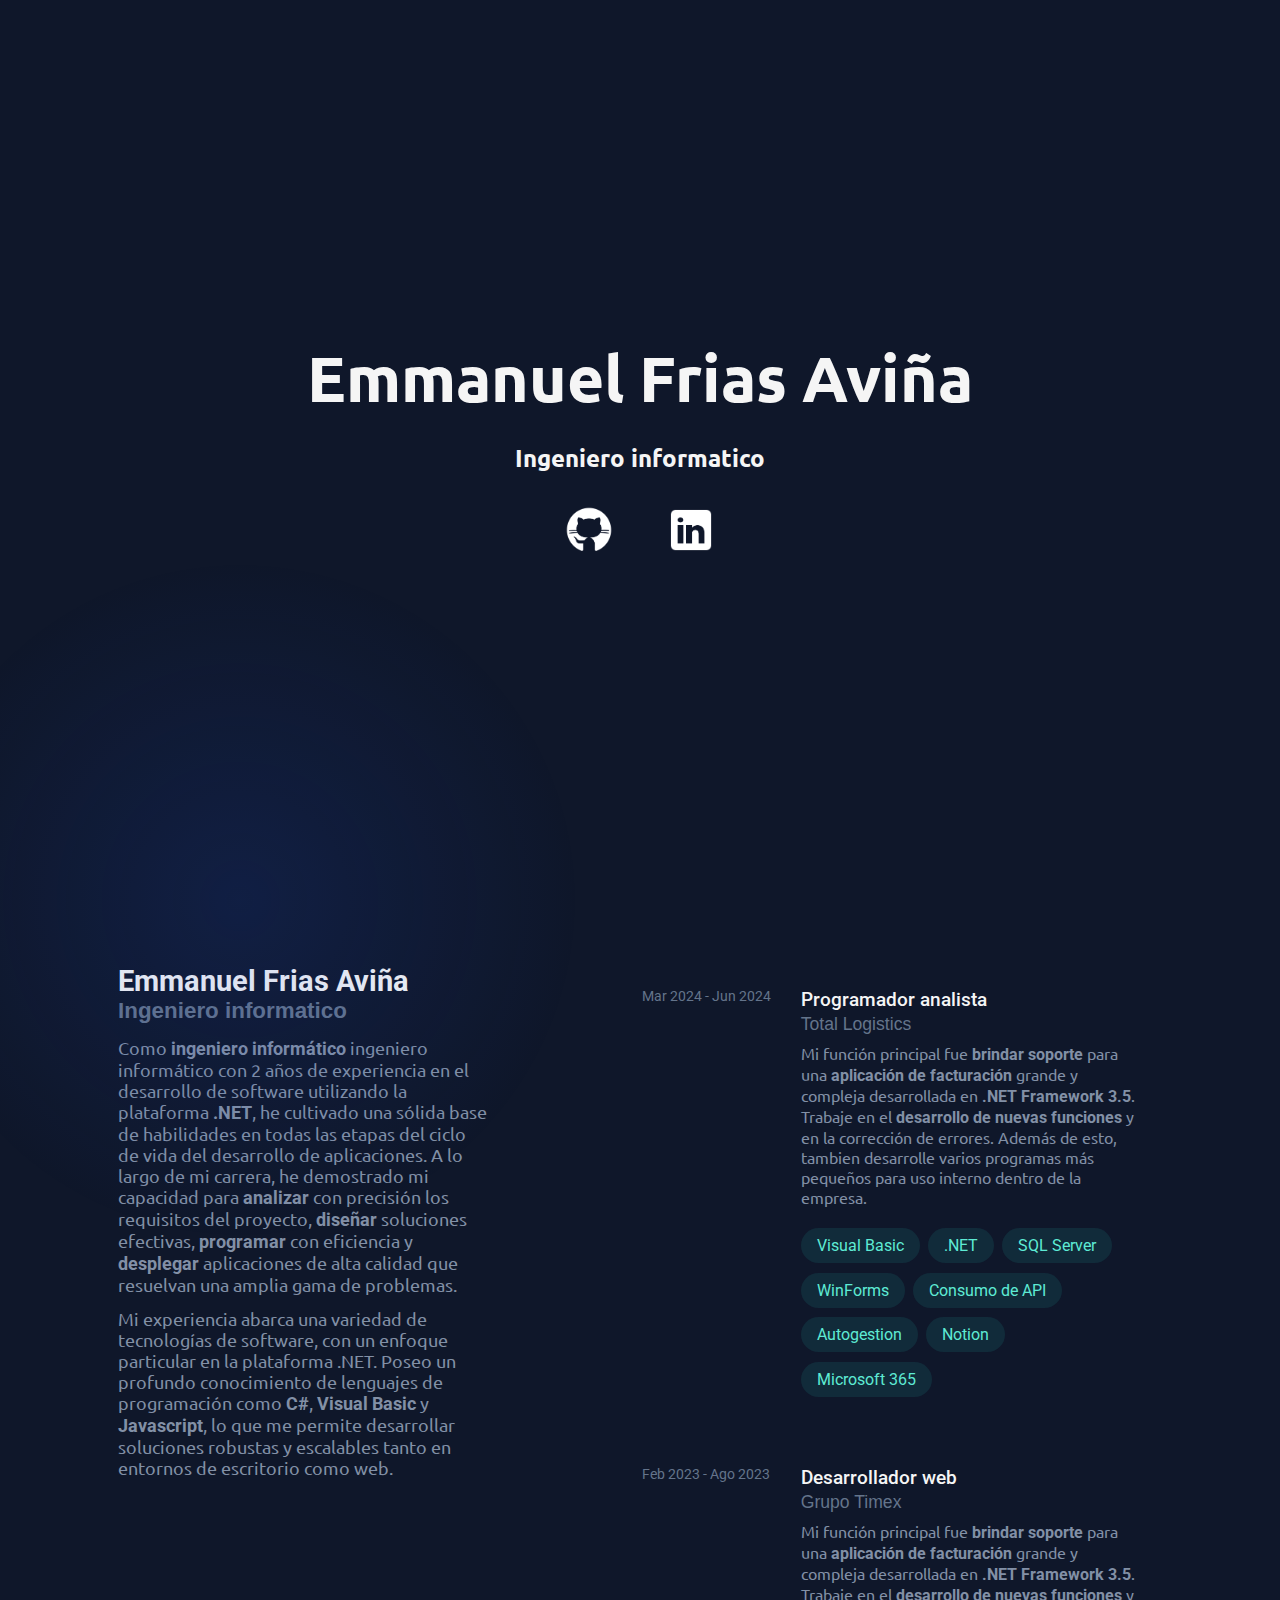
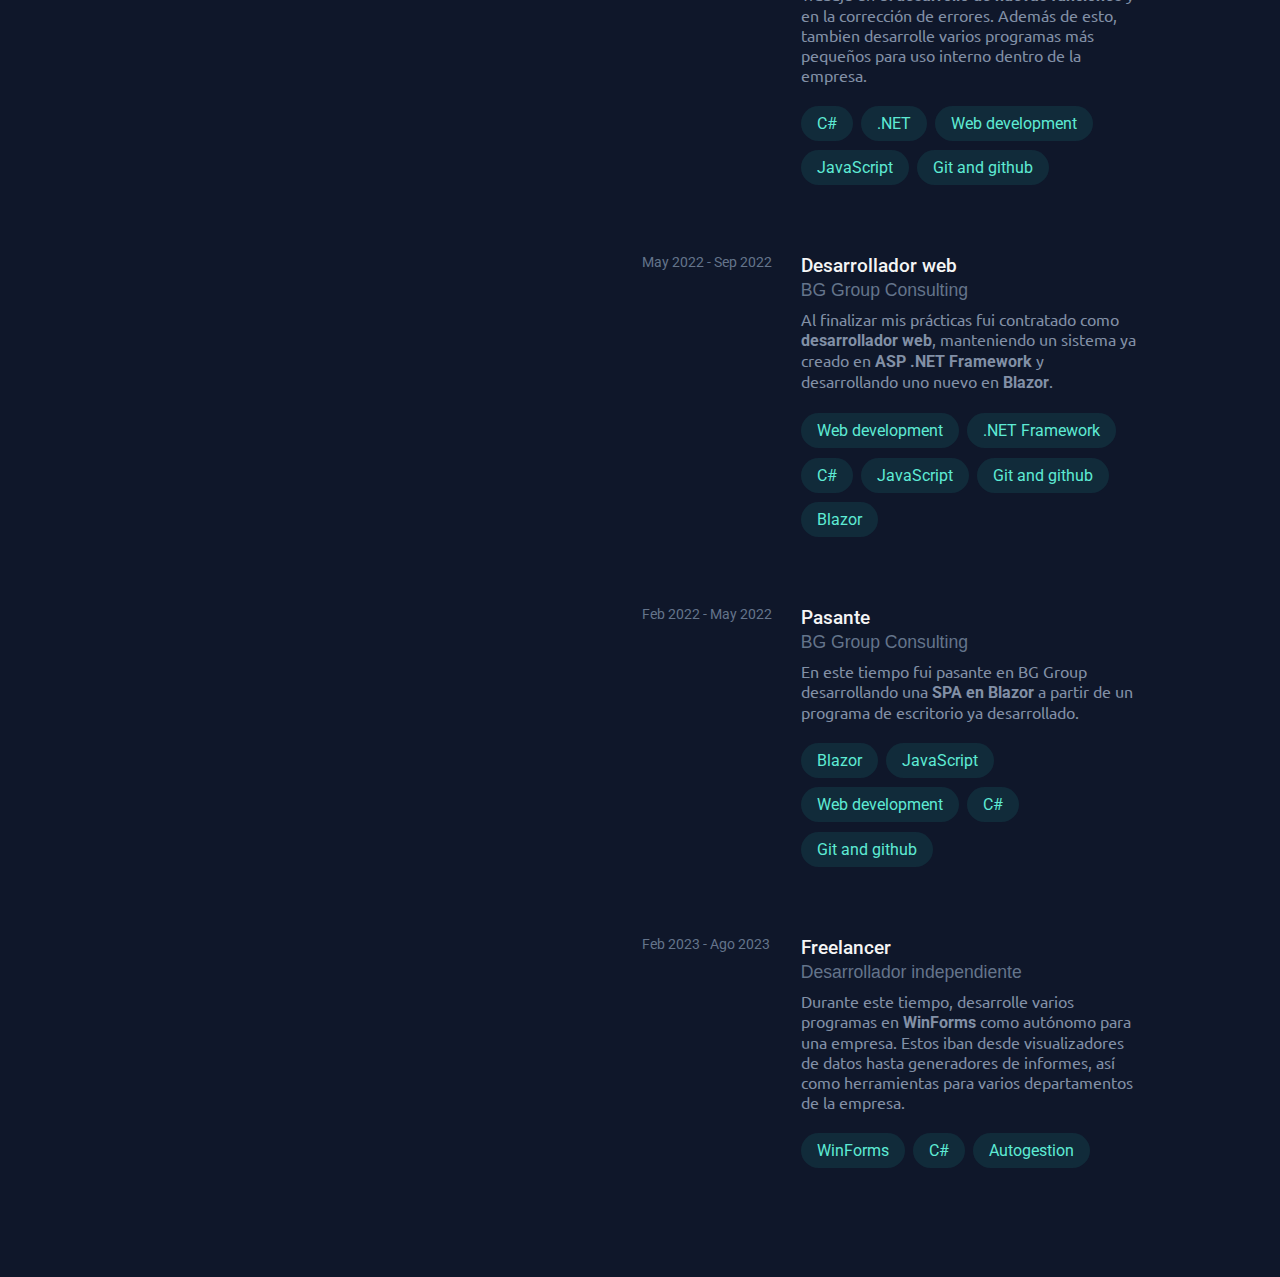
<file: index.html>
<!DOCTYPE html>
<html lang="en">
    <head>
        <meta charset="UTF-8" />
        <meta name="viewport" content="width=device-width, initial-scale=1.0" />
        <link rel="stylesheet" href="./css/styles.min.css" />
        <link rel="stylesheet" href="./css/Portfolio.css" />

        <link rel="preconnect" href="https://fonts.googleapis.com">
        <link rel="preconnect" href="https://fonts.gstatic.com" crossorigin>
        <link href="https://fonts.googleapis.com/css2?family=Roboto:wght@400;500;700&family=Ubuntu:wght@300&display=swap" rel="stylesheet">

        <title>Emmanuel Frias Aviña - Desarrollador de software</title>
    </head>
    <body>
        <header class="Home">
            <h1>Emmanuel Frias Aviña</h1>
            <h2>Ingeniero informatico</h2>
            <div class="Links">
                <a href="https://github.com/DarkPrometheus" target="_blank">
                    <img src="./img/github.png" alt="">
                </a>
                <a href="https://www.linkedin.com/in/emmanuel-frias-aviña/" target="_blank">
                    <img src="./img/Linkedin.png" alt="">
                </a>
            </div>
        </header>
        <main class="Content">
            <div class="Rigth">
                <h3>Emmanuel Frias Aviña</h3>
                <h4>Ingeniero informatico</h4>
                <p>Como <b>ingeniero informático</b> ingeniero informático con 2 años de experiencia en el desarrollo de software utilizando la plataforma <b>.NET</b>, he cultivado una sólida base de habilidades en todas las etapas del ciclo de vida del desarrollo de aplicaciones. A lo largo de mi carrera, he demostrado mi capacidad para <b>analizar</b> con precisión los requisitos del proyecto, <b>diseñar</b> soluciones efectivas, <b>programar</b> con eficiencia y <b>desplegar</b> aplicaciones de alta calidad que resuelvan una amplia gama de problemas.</p>
                <p>Mi experiencia abarca una variedad de tecnologías de software, con un enfoque particular en la plataforma .NET. Poseo un profundo conocimiento de lenguajes de programación como <b>C#</b>, <b>Visual Basic</b> y <b>Javascript</b>, lo que me permite desarrollar soluciones robustas y escalables tanto en entornos de escritorio como web.</p>
            </div>
            <div class="Left">
                <div class="Exp">
                    <div class="Element">
                        <div class="dates">
                            <p>Mar 2024 - Jun 2024</p>
                        </div>
                        <div class="content">
                            <span class="Position">Programador analista</span>
                            <span class="Company">Total Logistics</span>
                            <p>Mi función principal fue <b>brindar soporte</b> para una <b>aplicación de facturación</b> grande y compleja desarrollada en <b>.NET Framework 3.5</b>. Trabaje en el <b>desarrollo de nuevas funciones</b> y en la corrección de errores. Además de esto, tambien desarrolle varios programas más pequeños para uso interno dentro de la empresa.</p>
                            <div class="Technologies">
                                <span class="Technology">Visual Basic</span>
                                <span class="Technology">.NET</span>
                                <span class="Technology">SQL Server</span>
                                <span class="Technology">WinForms</span>
                                <span class="Technology">Consumo de API</span>
                                <span class="Technology">Autogestion</span>
                                <span class="Technology">Notion</span>
                                <span class="Technology">Microsoft 365</span>
                            </div>
                        </div>
                    </div>
                    <div class="Element">
                        <div class="dates">
                            <p>Feb 2023 - Ago 2023</p>
                        </div>
                        <div class="content">
                            <span class="Position">Desarrollador web</span>
                            <span class="Company">Grupo Timex</span>
                            <p>Mi función principal fue <b>brindar soporte</b> para una <b>aplicación de facturación</b> grande y compleja desarrollada en <b>.NET Framework 3.5</b>. Trabaje en el <b>desarrollo de nuevas funciones</b> y en la corrección de errores. Además de esto, tambien desarrolle varios programas más pequeños para uso interno dentro de la empresa.</p>
                            <div class="Technologies">
                                <span class="Technology">C#</span>
                                <span class="Technology">.NET</span>
                                <span class="Technology">Web development</span>
                                <span class="Technology">JavaScript</span>
                                <span class="Technology">Git and github</span>
                            </div>
                        </div>
                    </div>
                    <div class="Element">
                        <div class="dates">
                            <p>May 2022 - Sep 2022</p>
                        </div>
                        <div class="content">
                            <span class="Position">Desarrollador web</span>
                            <span class="Company">BG Group Consulting</span>
                            <p>Al finalizar mis prácticas fui contratado como <b>desarrollador web</b>, manteniendo un sistema ya creado en <b>ASP .NET Framework</b> y desarrollando uno nuevo en <B>Blazor</B>.</p>
                            <div class="Technologies">
                                <span class="Technology">Web development</span>
                                <span class="Technology">.NET Framework</span>
                                <span class="Technology">C#</span>
                                <span class="Technology">JavaScript</span>
                                <span class="Technology">Git and github</span>
                                <span class="Technology">Blazor</span>
                            </div>
                        </div>
                    </div>
                    <div class="Element">
                        <div class="dates">
                            <p>Feb 2022 - May 2022</p>
                        </div>
                        <div class="content">
                            <span class="Position">Pasante</span>
                            <span class="Company">BG Group Consulting</span>
                            <p>En este tiempo fui pasante en BG Group desarrollando una <b>SPA en Blazor</b> a partir de un programa de escritorio ya desarrollado.</p>
                            <div class="Technologies">
                                <span class="Technology">Blazor</span>
                                <span class="Technology">JavaScript</span>
                                <span class="Technology">Web development</span>
                                <span class="Technology">C#</span>
                                <span class="Technology">Git and github</span>
                            </div>
                        </div>
                    </div>
                    <div class="Element">
                        <div class="dates">
                            <p>Feb 2023 - Ago 2023</p>
                        </div>
                        <div class="content">
                            <span class="Position">Freelancer</span>
                            <span class="Company">Desarrollador independiente</span>
                            <p>Durante este tiempo, desarrolle varios programas en <b>WinForms</b> como autónomo para una empresa. Estos iban desde visualizadores de datos hasta generadores de informes, así como herramientas para varios departamentos de la empresa.</p>
                            <div class="Technologies">
                                <span class="Technology">WinForms</span>
                                <span class="Technology">C#</span>
                                <span class="Technology">Autogestion</span>
                            </div>
                        </div>
                    </div>
                </div>
            </div>
        </div>

        <div class="cursor"></div>
        <script src="script.js"></script>
    </body>
</html>
</file>
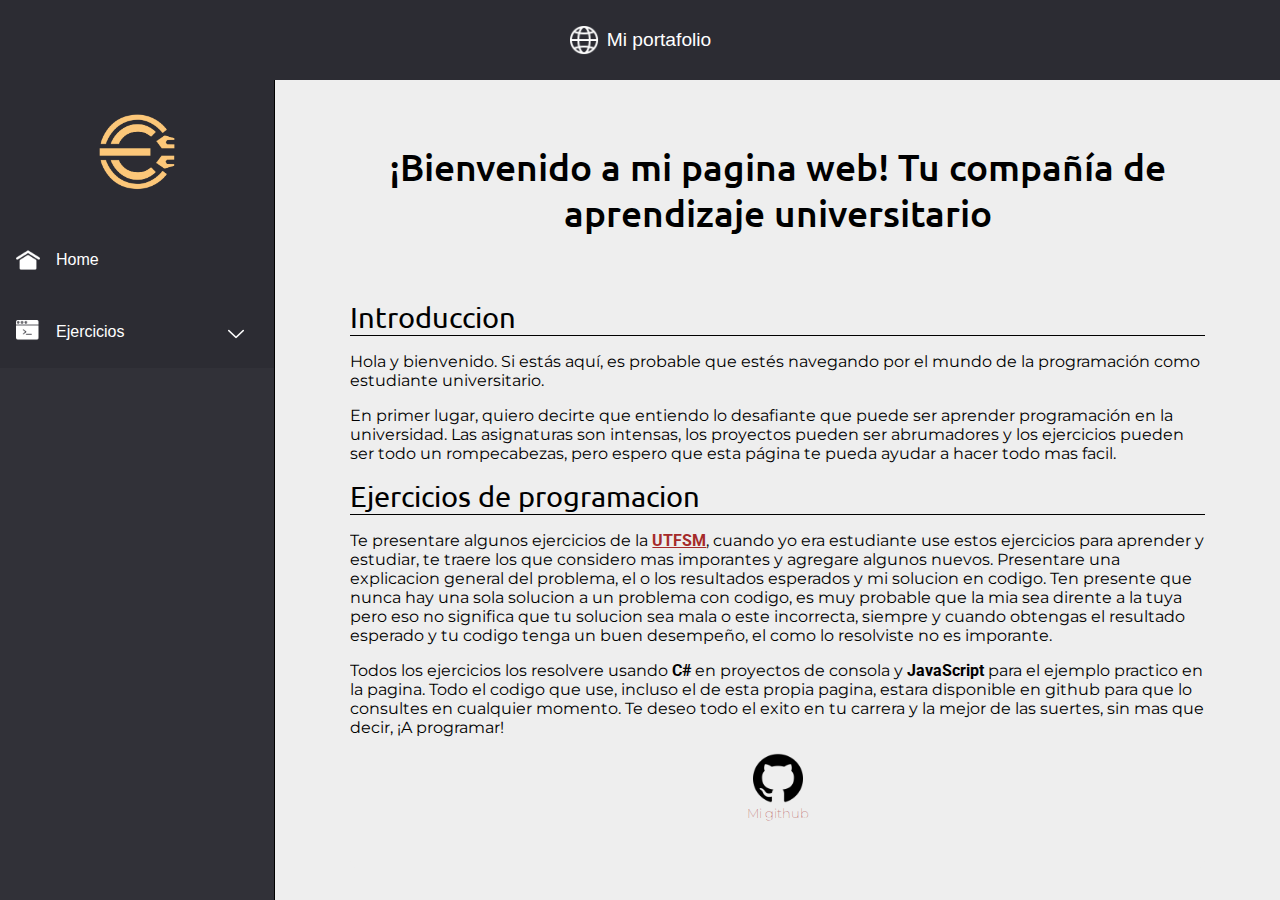
<file: EjerciciosProgramacion/index.html>
<!DOCTYPE html>
<html lang="en">
<head>
    <meta charset="UTF-8">
    <meta name="viewport" content="width=device-width, initial-scale=1.0">
    <link rel="stylesheet" href="../css/styles.css" />
    <link rel="stylesheet" href="../css/Home.min.css" />

    <link rel="preconnect" href="https://fonts.googleapis.com">
    <link rel="preconnect" href="https://fonts.gstatic.com" crossorigin>
    <link href="https://fonts.googleapis.com/css2?family=Montserrat:ital,wght@0,400;1,100&family=Roboto:wght@400;500;700&family=Ubuntu:wght@300;400;500&display=swap" rel="stylesheet">

    <title>Ejercicios de programacion</title>
</head>
<body>
    <iframe class="Navbar" src="./Components/Navbar.html" frameborder="0"></iframe>
    <div class="mainContent">
        <iframe id="menu" class="Menu" src="./Components/Menu.html" frameborder="0"></iframe>
        <main>
            <div class="content">
                <h1>¡Bienvenido a mi pagina web! Tu compañía de aprendizaje universitario</h1>
                
                <h2>Introduccion</h2>
                <p>Hola y bienvenido. Si estás aquí, es probable que estés navegando por el mundo de la programación como estudiante universitario. </p>
                <p>En primer lugar, quiero decirte que entiendo lo desafiante que puede ser aprender programación en la universidad. Las asignaturas son intensas, los proyectos pueden ser abrumadores y los ejercicios pueden ser todo un rompecabezas, pero espero que esta página te pueda ayudar a hacer todo mas facil.</p>

                <h2>Ejercicios de programacion</h2>
                <p>Te presentare algunos ejercicios de la <b><a href="http://progra.usm.cl/apunte/ejercicios/index.html" target="_blank">UTFSM</a></b>, cuando yo era estudiante use estos ejercicios para aprender y estudiar, te traere los que considero mas imporantes y agregare algunos nuevos. Presentare una explicacion general del problema, el o los resultados esperados y mi solucion en codigo. Ten presente que nunca hay una sola solucion a un problema con codigo, es muy probable que la mia sea dirente a la tuya pero eso no significa que tu solucion sea mala o este incorrecta, siempre y cuando obtengas el resultado esperado y tu codigo tenga un buen desempeño, el como lo resolviste no es imporante.</p>
                <p>Todos los ejercicios los resolvere usando <b>C#</b> en proyectos de consola y <b>JavaScript</b> para el ejemplo practico en la pagina. Todo el codigo que use, incluso el de esta propia pagina, estara disponible en github para que lo consultes en cualquier momento. Te deseo todo el exito en tu carrera y la mejor de las suertes, sin mas que decir, ¡A programar!</p>
                <div class="social">
                    <a href="https://github.com/DarkPrometheus" target="_blank">
                        <img src="./img/github.png" alt="">
                        <span>Mi github</span>
                    </a>
                </div>
            </div>
        </main>
    </div>

    <script src="../js/menuResponsive.js"></script>
</body>
</html>
</file>
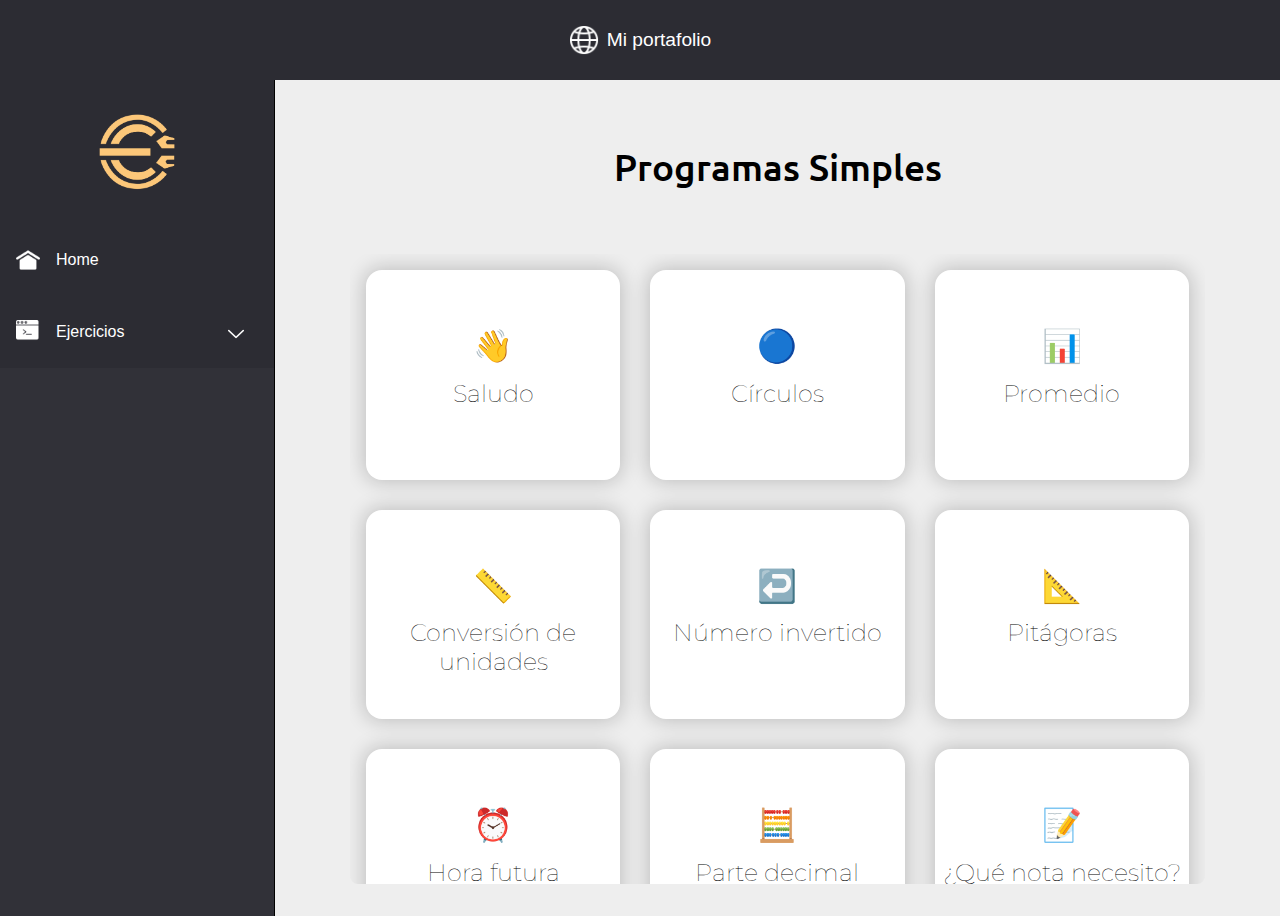
<file: EjerciciosProgramacion/ProgramasSimples/index.html>
<!DOCTYPE html>
<html lang="en">
<head>
    <meta charset="UTF-8" />
    <meta name="viewport" content="width=device-width, initial-scale=1.0" />
    <link rel="stylesheet" href="../../css/styles.css" />
    <link rel="stylesheet" href="../../css/Home.min.css" />
    <link rel="stylesheet" href="../../css/Ejercicios.min.css" />

    <link rel="preconnect" href="https://fonts.googleapis.com" />
    <link rel="preconnect" href="https://fonts.gstatic.com" crossorigin />
    <link
        href="https://fonts.googleapis.com/css2?family=Montserrat:ital,wght@0,400;1,100&family=Roboto:wght@400;500;700&family=Ubuntu:wght@300;400;500&display=swap"
        rel="stylesheet"/>

    <title>Programas simples</title>
</head>
<body>
    <iframe class="Navbar" src="../Components/Navbar.html" frameborder="0"></iframe>
    <div class="mainContent">
        <iframe id="menu" style = "z-index: 9" class="Menu" src="../Components/Menu.html" frameborder="0"></iframe>
        <main>
            <div class="content">
                <h1>Programas Simples</h1>
                <div class="MenuProgramas">
                    <a href="./Saludo.html" class="Programa">
                        <span>👋</span>
                        <span>Saludo</span>
                    </a>
                    <a href="./Circulos.html" class="Programa">
                        <span>🔵</span>
                        <span>Círculos</span>
                    </a>
                    <a href="./Promedio.html" class="Programa">
                        <span>📊</span>
                        <span>Promedio</span>
                    </a>
                    <a href="#" class="Programa">
                        <span>📏</span>
                        <span>Conversión de unidades</span>
                    </a>
                    <a href="#" class="Programa">
                        <span>↩️</span>
                        <span>Número invertido</span>
                    </a>
                    <a href="#" class="Programa">
                        <span>📐</span>
                        <span>Pitágoras</span>
                    </a>
                    <a href="#" class="Programa">
                        <span>⏰</span>
                        <span>Hora futura</span>
                    </a>
                    <a href="#" class="Programa">
                        <span>🧮</span>
                        <span>Parte decimal</span>
                    </a>
                    <a href="#" class="Programa">
                        <span>📝</span>
                        <span>¿Qué nota necesito?</span>
                    </a>
                    <a href="#" class="Programa">
                        <span>🍳🥚</span>
                        <span>Huevos a la copa</span>
                    </a>
                </div>
            </div>
        </main>
    </div>

    <script src="../../js/menuResponsive.js"></script>
</body>
</html>
</file>
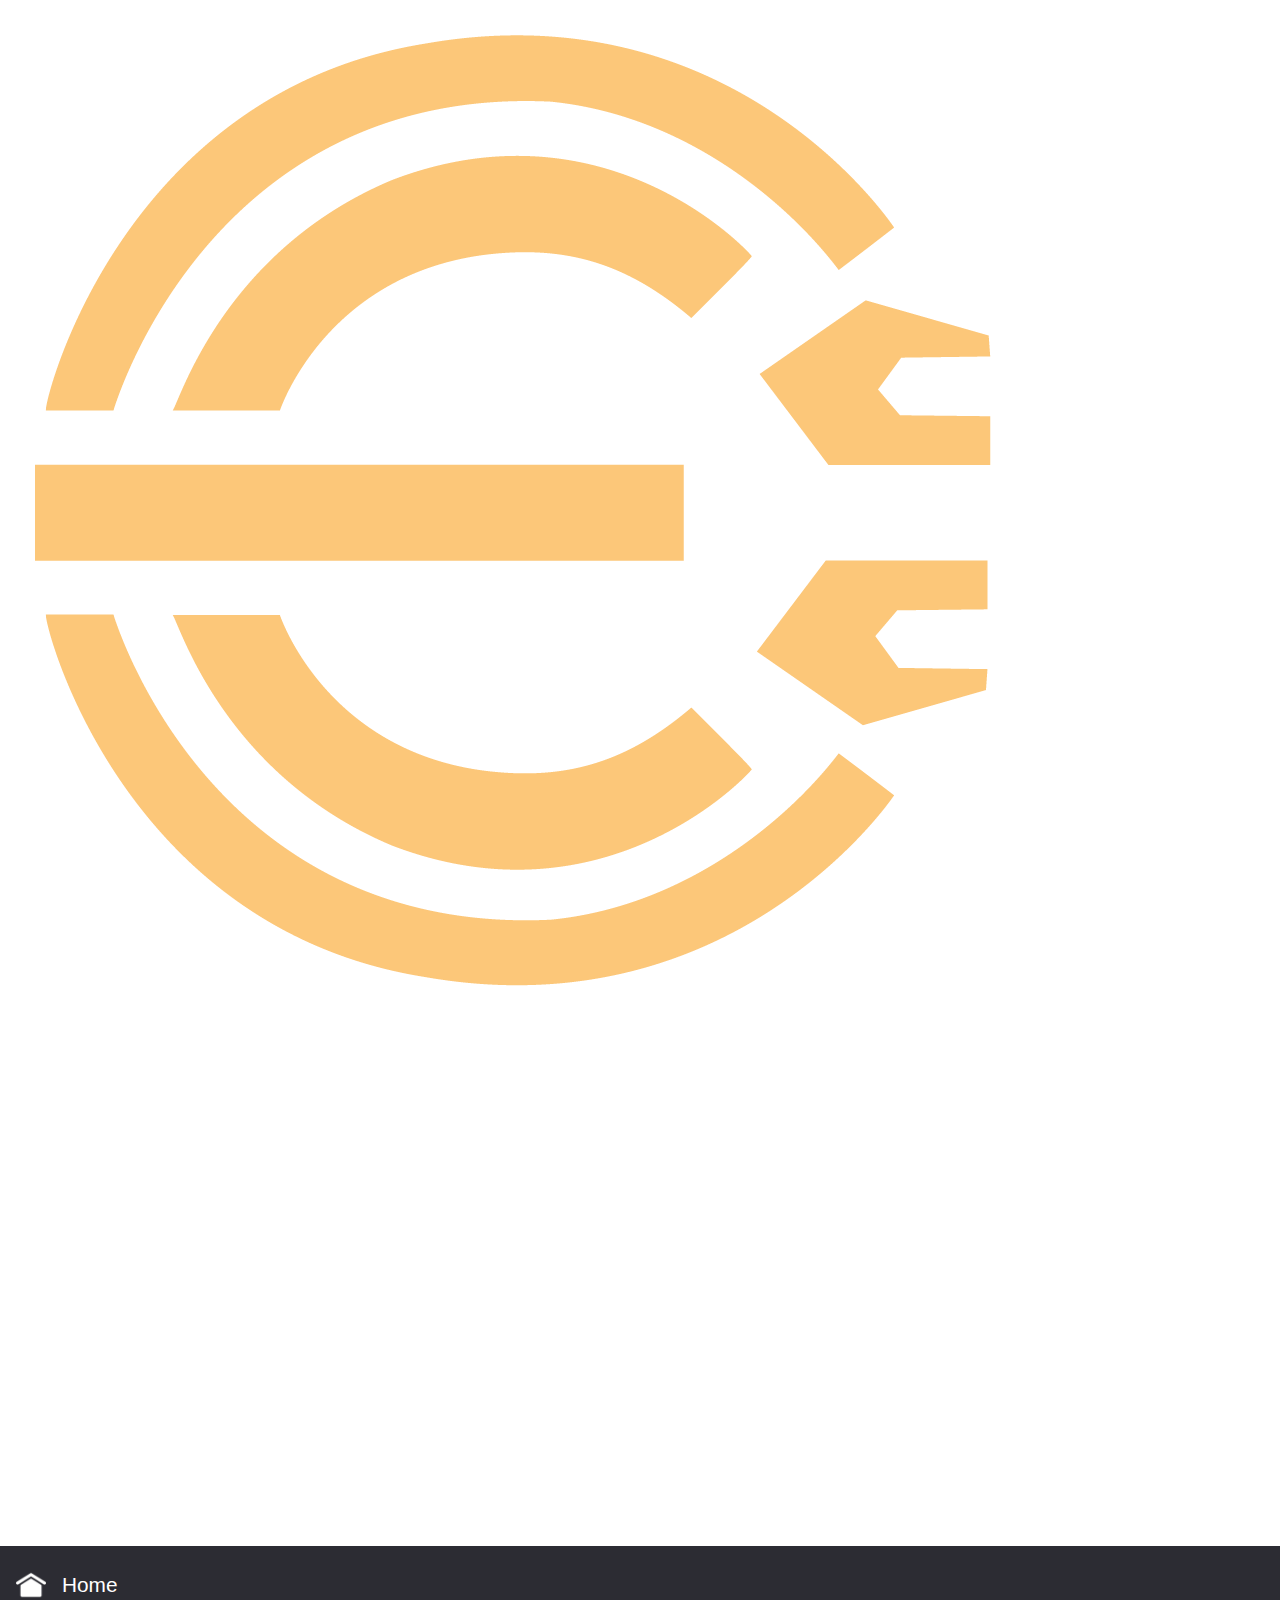
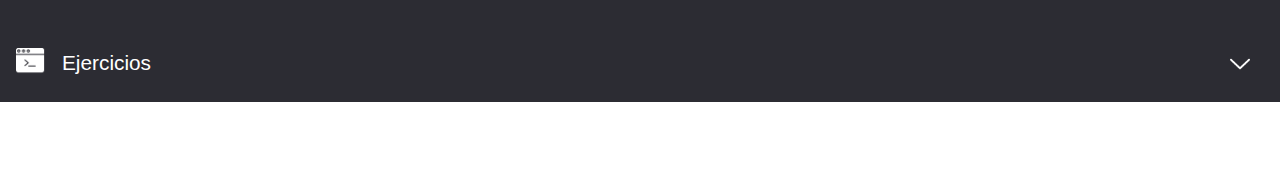
<file: EjerciciosProgramacion/Components/Menu.html>
<!DOCTYPE html>
<html>
<head>
    <link rel="stylesheet" href="../../css/Menu.css" />
</head>
<body>
    <nav id="nav">
        <div class="logo">
            <img src="../img/Logo.png" alt="">
            <img id="menu" src="../img/menu.png" alt="">
        </div>
        <ul id="butons">
            <li>
                <a href="../index.html" target="_top" class="buttonContent">
                    <img src="../img/home.png" alt="">
                    <span>Home</span>
                </a>
            </li>
            <li>
                <div class="buttonContent">
                    <img src="../img/ejercicios.png" alt="">
                    <span>Ejercicios</span>
                    <input type="checkbox">
                </div>
                <ul class="subMenu">
                    <li>
                        <a href="../ProgramasSimples/index.html" target="_top" class="buttonContent">
                            <img src="../img/simple.png" alt="">
                            <span>Programas simples</span>
                        </a>
                    </li>
                </ul>
                <img class="arrow" src="../img/arrow.png" alt="">
            </li>
        </ul>
    </nav>

    <script>
        let parent = null;
        let messageReceived = false;

        window.addEventListener("message", ({ data, source }) => {
            if (parent === null) {
                parent = source;
            }

            if (data <= 420) {
                let nav = document.getElementById('nav');
                nav.className = "mobile";
            }

            // Establecer la bandera para indicar que se ha recibido un mensaje
            messageReceived = true;
        });

        let btnMenu = document.getElementById('menu');
        let butons = document.getElementById('butons');
        let active = false;

        btnMenu.addEventListener('click', function () {
            if (!messageReceived) {
                return;
            }

            if (!active) {
                butons.style = "opacity: 1;";
                active = true;
            } else {
                butons.style = "opacity: 0;";
                active = false;
            }

            parent.postMessage(active);
        });

    </script>
</body>
</html>
</file>
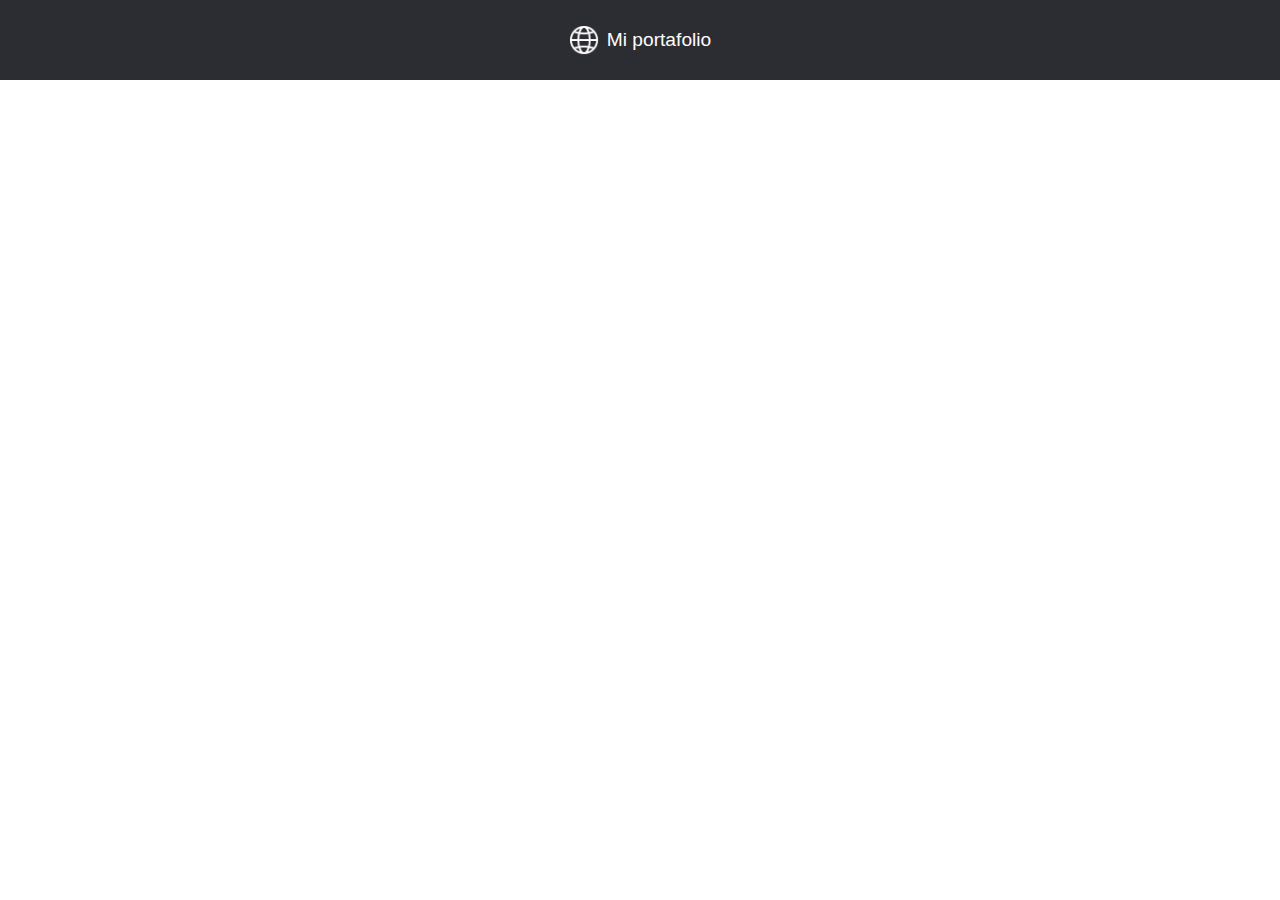
<file: EjerciciosProgramacion/Components/Navbar.html>
<!DOCTYPE html>
<html lang="en">
<head>
    <link rel="stylesheet" href="../../css/Navbar.css" />
</head>
<body>
    <nav>
        <a href="../../index.html" target="_top"><img src="../img/web.png" alt=""><span>Mi portafolio</span></a>
    </nav>
</body>
</html>
</file>
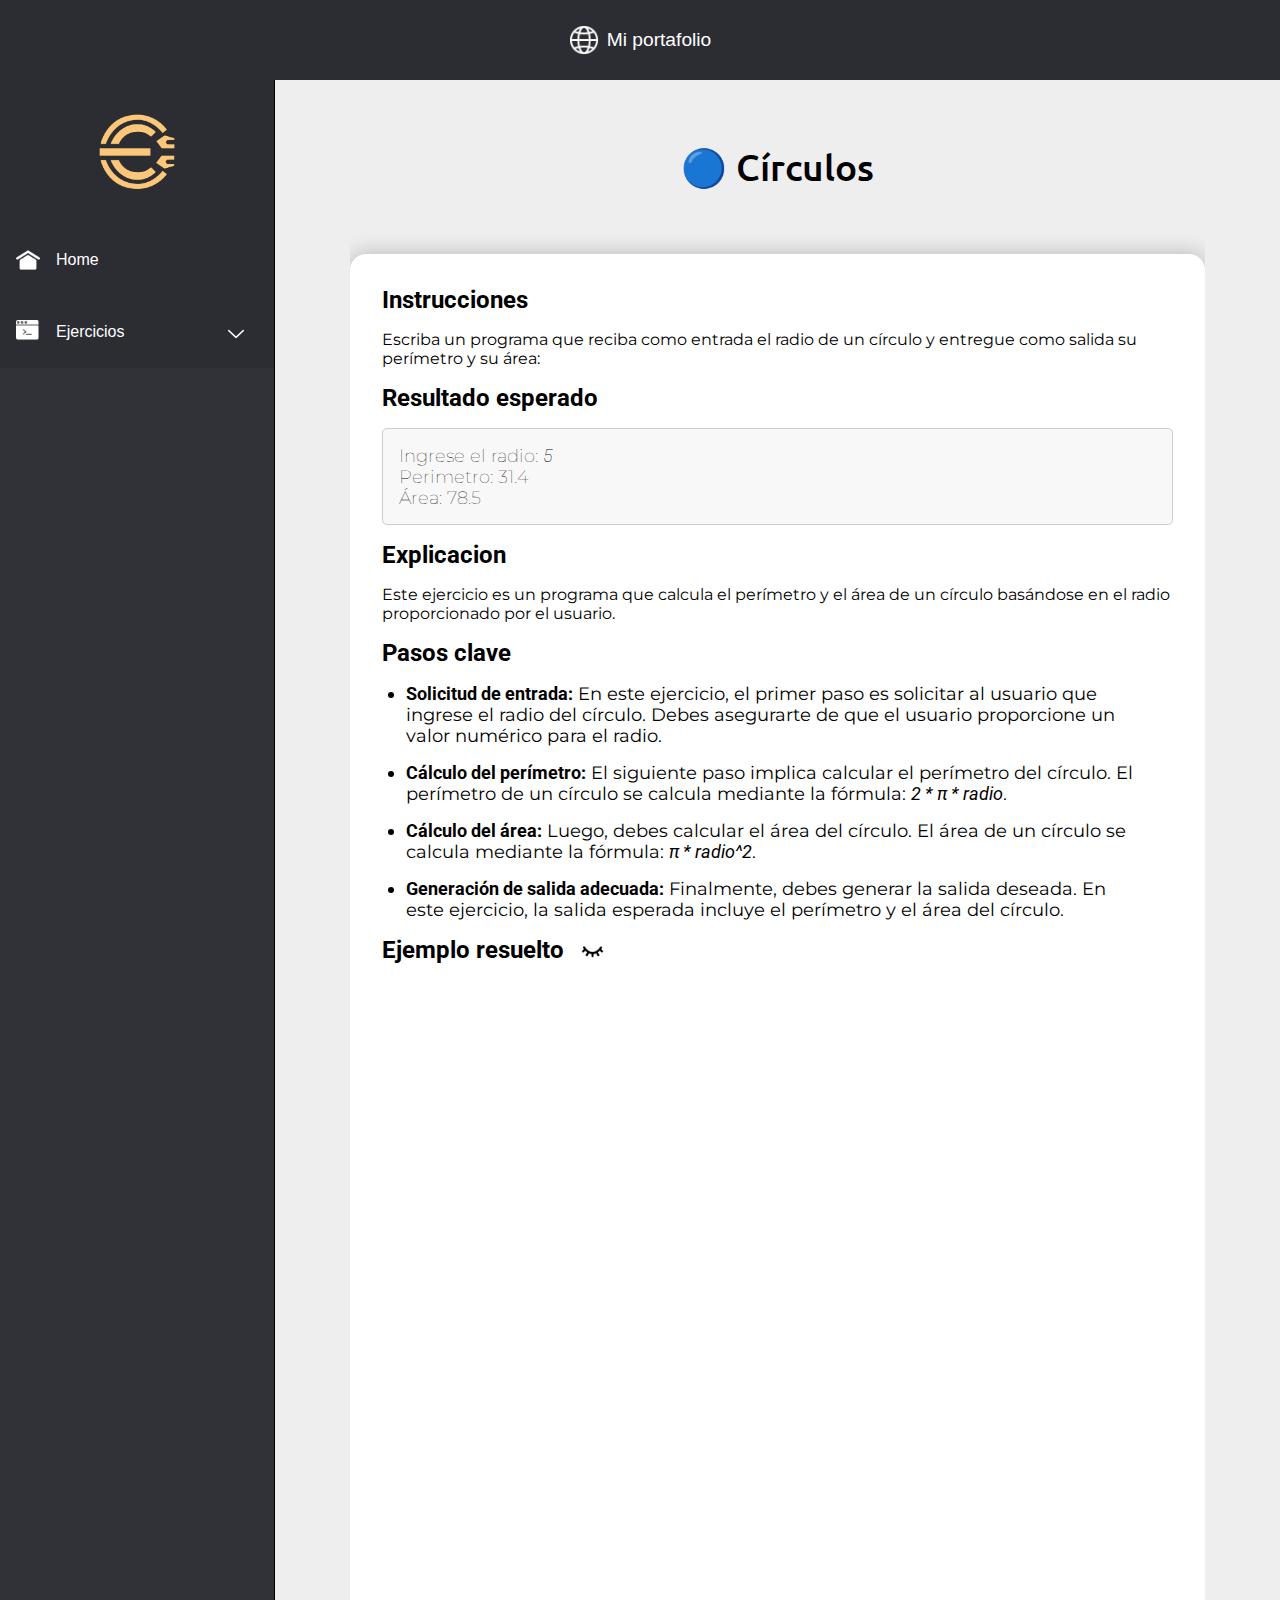
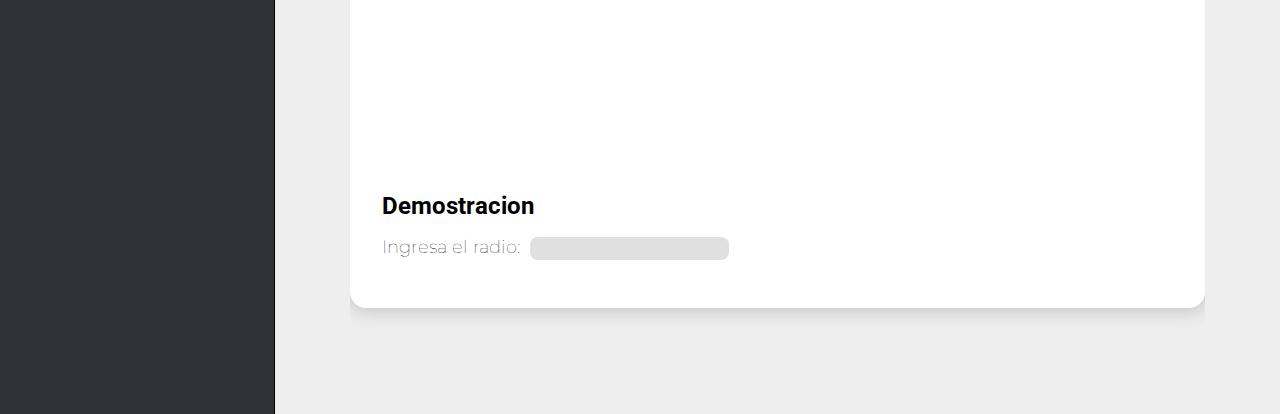
<file: EjerciciosProgramacion/ProgramasSimples/Circulos.html>
<!DOCTYPE html>
<html lang="en">
    <head>
        <meta charset="UTF-8" />
        <meta name="viewport" content="width=device-width, initial-scale=1.0" />
        <link rel="stylesheet" href="../../css/styles.css" />
        <link rel="stylesheet" href="../../css/Home.min.css" />
        <link rel="stylesheet" href="../../css/Ejercicios.min.css" />

        <link rel="preconnect" href="https://fonts.googleapis.com" />
        <link rel="preconnect" href="https://fonts.gstatic.com" crossorigin />
        <link href="https://fonts.googleapis.com/css2?family=Montserrat:ital,wght@0,400;1,100;1,500&family=Roboto:wght@400;500;700&family=Ubuntu:wght@300;400;500&display=swap" rel="stylesheet">

        <link href="../../css/prism.css" rel="stylesheet" />

        <title>Círculos</title>
    </head>
    <body>
        <iframe class="Navbar" src="../Components/Navbar.html" frameborder="0"></iframe>
        <div class="mainContent">
            <iframe id="menu" class="Menu" src="../Components/Menu.html" frameborder="0"></iframe>
            <main>
                <div class="content">
                    <h1>🔵 Círculos</h1>
                    <article class="articulo">
                        <h3>Instrucciones</h3>
                        <p>Escriba un programa que reciba como entrada el radio de un círculo y entregue como salida su perímetro y su área:</p>

                        <h3>Resultado esperado</h3>
                        <p class="result">
                            <span>Ingrese el radio: <i>5</i></span>
                            <span>Perimetro: 31.4</span>
                            <span>Área: 78.5</span>
                        </p>

                        <h3>Explicacion</h3>
                        <p>Este ejercicio es un programa que calcula el perímetro y el área de un círculo basándose en el radio proporcionado por el usuario. </p>

                        <h3>Pasos clave</h3>
                        <ul>
                            <li><b>Solicitud de entrada:</b> En este ejercicio, el primer paso es solicitar al usuario que ingrese el radio del círculo. Debes asegurarte de que el usuario proporcione un valor numérico para el radio.</li>
                            <li><b>Cálculo del perímetro:</b> El siguiente paso implica calcular el perímetro del círculo. El perímetro de un círculo se calcula mediante la fórmula: <i>2 * π * radio</i>.</li>
                            <li><b>Cálculo del área:</b> Luego, debes calcular el área del círculo. El área de un círculo se calcula mediante la fórmula: <i>π * radio^2</i>.</li>
                            <li><b>Generación de salida adecuada:</b> Finalmente, debes generar la salida deseada. En este ejercicio, la salida esperada incluye el perímetro y el área del círculo.</li>
                        </ul>

                        <div class="exampleTitle">
                            <h3>Ejemplo resuelto</h3>
                            <img id="closedEye" src="../img/closedEye.png" alt="">
                            <img id="eye" style="display: none;" src="../img/eye.png" alt="">
                        </div>
                        <div id="codeContainer" class="example hideCode">
                            <div class="tabs">
                                <span id="btnCsharp" class="active">C#</span>
                                <span id="btnJs">JS</span>
                            </div>
                            <pre id="csharpCode">
                                <code class="language-csharp">
    Console.Write("Ingresa el radio: ");
    string input = Console.ReadLine();
    double radio = 0;
    bool done = false;

    while (!done)
    {
        Console.Clear();
        if (double.TryParse(input, out radio))
        {
            done = true;
            Console.WriteLine("Radio: " + radio);
        }
        else
        {
            Console.Write("Ingresa un numero: ");
            input = Console.ReadLine();
        }
    }

    double area = Math.PI * Math.Pow(radio, 2);
    double perimetro = 2 * Math.PI * radio;

    Console.WriteLine("Perimetro: " + perimetro);
    Console.WriteLine("Area: " + area);
                                </code>
                                <img id="csharpCopy" src="../img/copia.png" alt="">
                            </pre>
                            <pre style="display: none;" id="jsCode">
                                <code class="language-csharp">
    let radio = parseFloat(prompt("Ingresa el radio:"));
    let done = false;

    while(!done){
        if(radio != undefined &&  !isNaN(radio)){
            done = true;
        }
        else{
            radio = parseFloat(prompt("Ingresa un numero:"));
        }
    }

    let area = Math.PI * Math.pow(radio, 2);
    let perimetro = 2 * Math.PI * radio;

    alert("Radio: " + radio + "\n" + "Perimetro: " + perimetro + "\n" + "Area: " + area);
                                </code>
                                <img id="jsCopy" src="../img/copia.png" alt="">
                            </pre>
                        </div>

                        <h3>Demostracion</h3>
                        <div class="demo">
                            <div style="margin-top: 1rem;">
                                <span>Ingresa el radio:</span>
                                <input id="input" onkeypress="Ciruclo(event)" type="text">
                            </div>
                            <span id="result" style="display: flex; flex-direction: column;">
                                <span style="font-weight: bold;" id="radio"></span>
                                <span style="font-weight: bold;" id="perimetro"></span>
                                <span style="font-weight: bold;" id="area"></span>
                            </span>
                        </div>

                        <div class="Navegacion">
                            
                        </div>
                    </article>
                    <div class="footer"></div>
                </div>
            </main>
        </div>

        <script src="../../js/prism.js"></script>
        <script src="../../js/funciones.js"></script>

        <script src="../../js/Demostraciones.js"></script>

        <script src="../../js/menuResponsive.js"></script>
    </body>
</html>
</file>
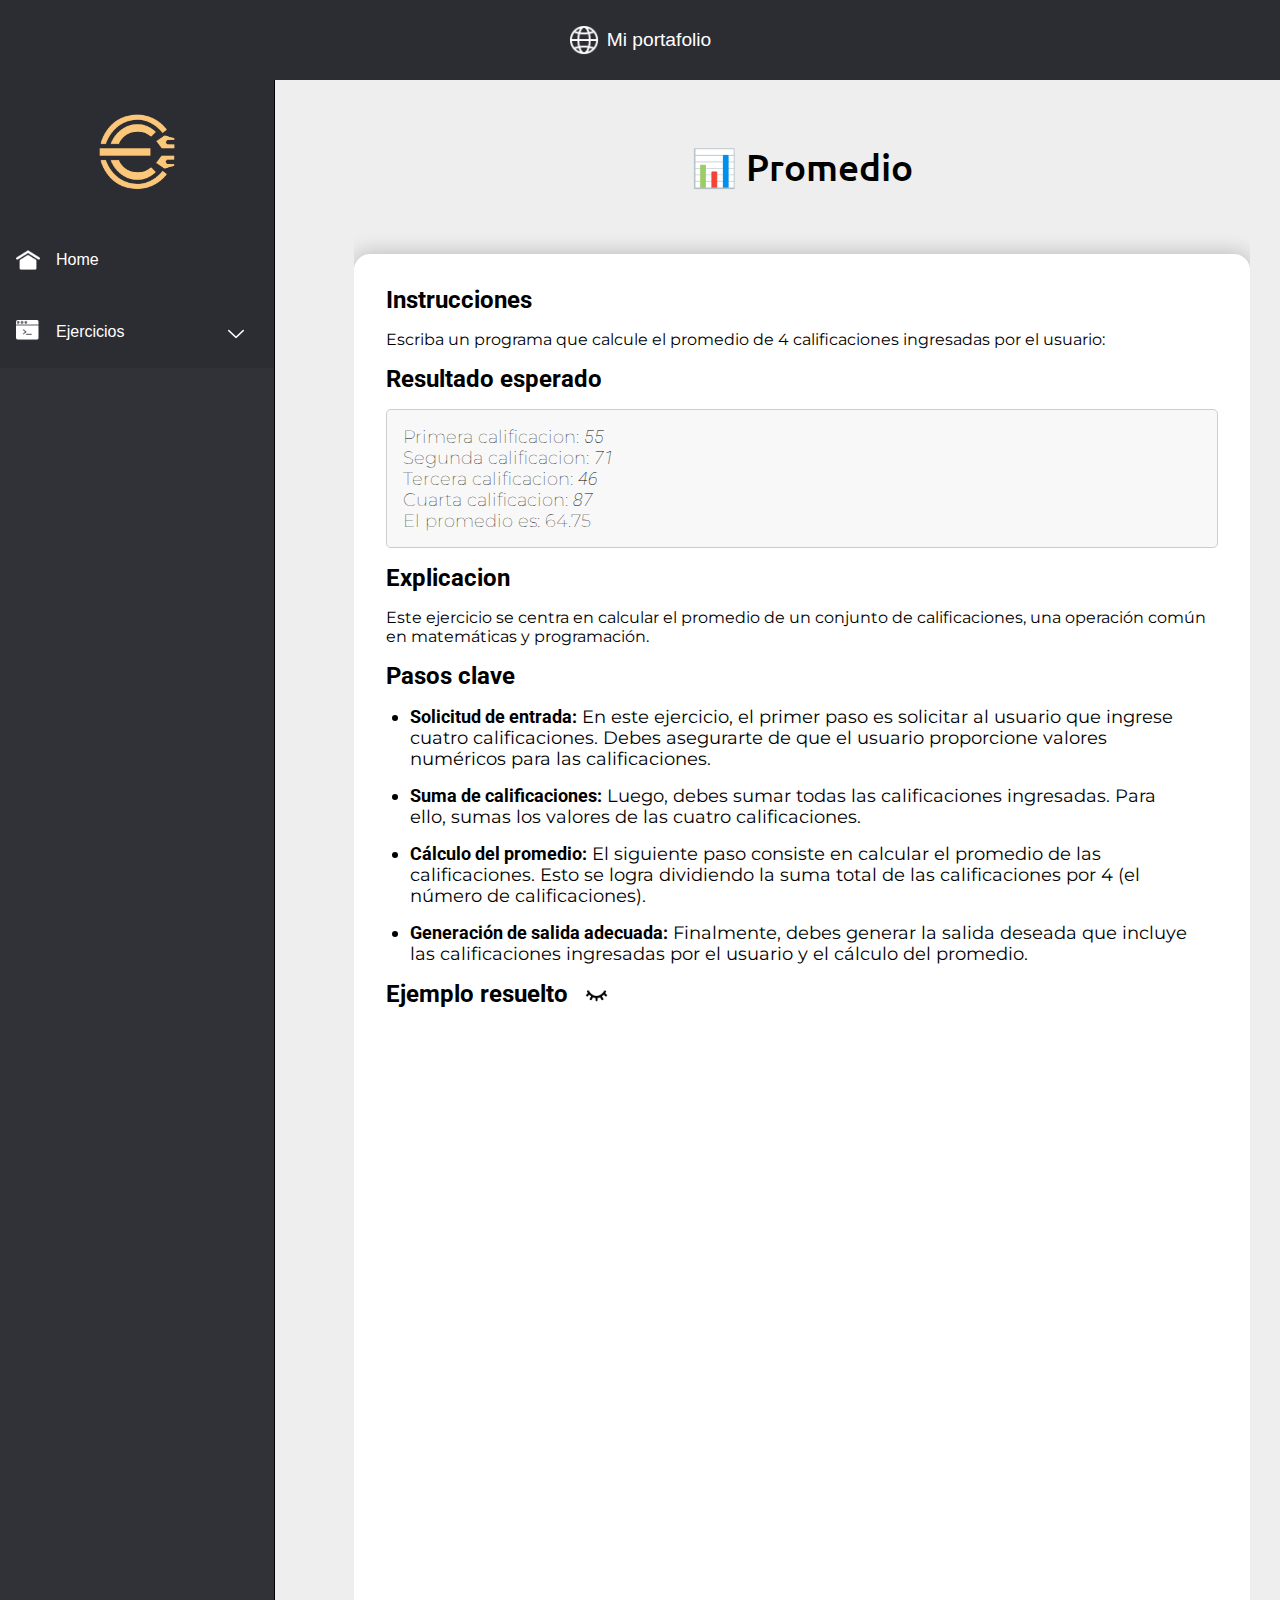
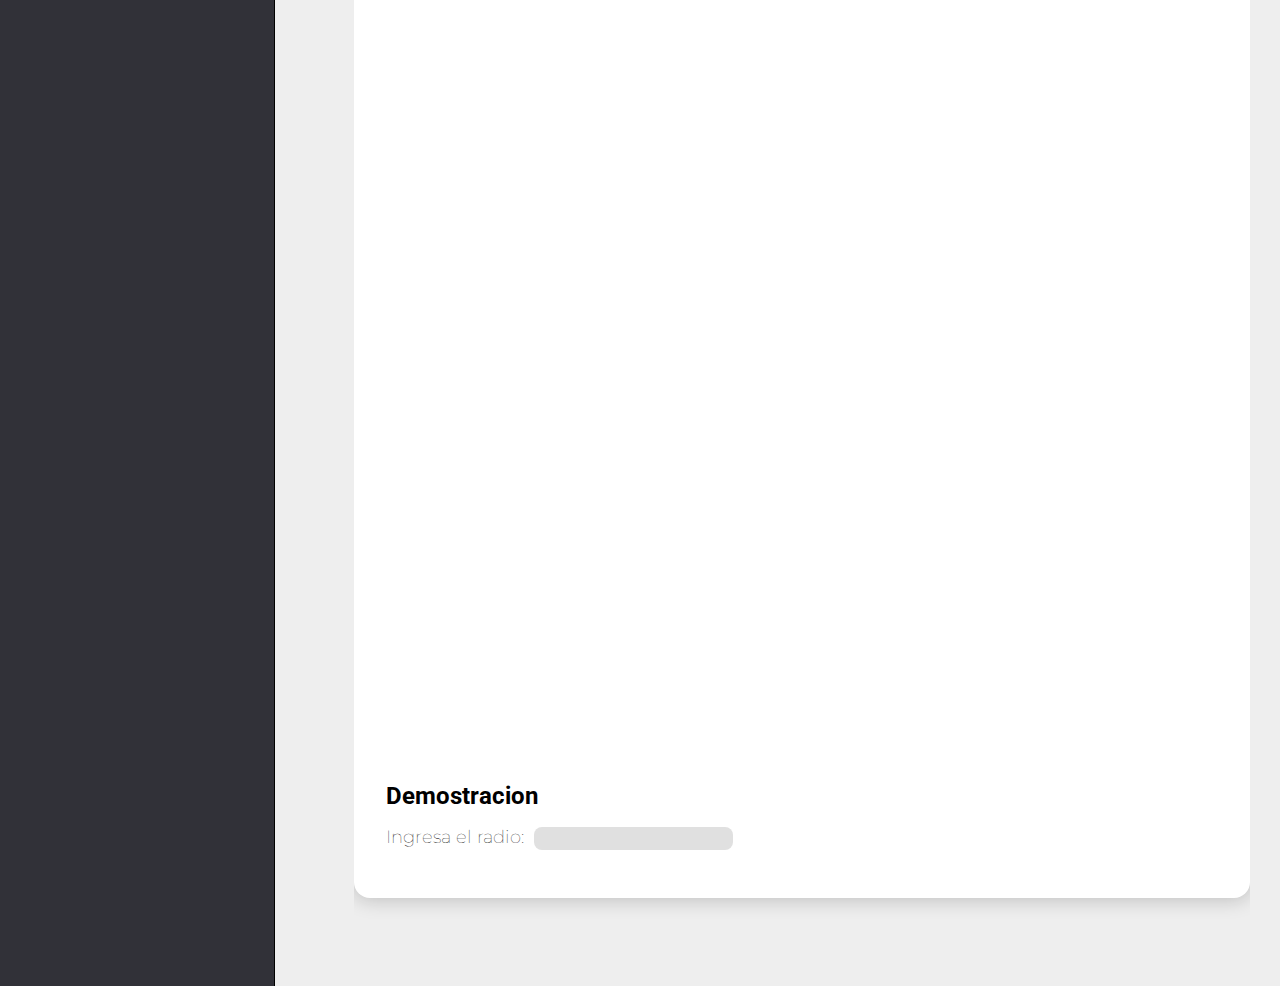
<file: EjerciciosProgramacion/ProgramasSimples/Promedio.html>
<!DOCTYPE html>
<html lang="en">
    <head>
        <meta charset="UTF-8" />
        <meta name="viewport" content="width=device-width, initial-scale=1.0" />
        <link rel="stylesheet" href="../../css/styles.css" />
        <link rel="stylesheet" href="../../css/Home.min.css" />
        <link rel="stylesheet" href="../../css/Ejercicios.min.css" />

        <link rel="preconnect" href="https://fonts.googleapis.com" />
        <link rel="preconnect" href="https://fonts.gstatic.com" crossorigin />
        <link href="https://fonts.googleapis.com/css2?family=Montserrat:ital,wght@0,400;1,100;1,500&family=Roboto:wght@400;500;700&family=Ubuntu:wght@300;400;500&display=swap" rel="stylesheet">

        <link href="../../css/prism.css" rel="stylesheet" />

        <title>Círculos</title>
    </head>
    <body>
        <iframe class="Navbar" src="../Components/Navbar.html" frameborder="0"></iframe>
        <div class="mainContent">
            <iframe id="menu" class="Menu" src="../Components/Menu.html" frameborder="0"></iframe>
            <main>
                <div class="content">
                    <h1>📊 Promedio</h1>
                    <article class="articulo">
                        <h3>Instrucciones</h3>
                        <p>Escriba un programa que calcule el promedio de 4 calificaciones ingresadas por el usuario:</p>

                        <h3>Resultado esperado</h3>
                        <p class="result">
                            <span>Primera calificacion: <i>55</i></span>
                            <span>Segunda calificacion: <i>71</i></span>
                            <span>Tercera calificacion: <i>46</i></span>
                            <span>Cuarta calificacion: <i>87</i></span>
                            <span>El promedio es: 64.75</span>
                        </p>

                        <h3>Explicacion</h3>
                        <p>Este ejercicio se centra en calcular el promedio de un conjunto de calificaciones, una operación común en matemáticas y programación.</p>

                        <h3>Pasos clave</h3>
                        <ul>
                            <li><b>Solicitud de entrada:</b> En este ejercicio, el primer paso es solicitar al usuario que ingrese cuatro calificaciones. Debes asegurarte de que el usuario proporcione valores numéricos para las calificaciones.</li>
                            <li><b>Suma de calificaciones:</b> Luego, debes sumar todas las calificaciones ingresadas. Para ello, sumas los valores de las cuatro calificaciones.</li>
                            <li><b>Cálculo del promedio:</b> El siguiente paso consiste en calcular el promedio de las calificaciones. Esto se logra dividiendo la suma total de las calificaciones por 4 (el número de calificaciones).</li>
                            <li><b>Generación de salida adecuada:</b> Finalmente, debes generar la salida deseada que incluye las calificaciones ingresadas por el usuario y el cálculo del promedio.</li>
                        </ul>

                        <div class="exampleTitle">
                            <h3>Ejemplo resuelto</h3>
                            <img id="closedEye" src="../img/closedEye.png" alt="">
                            <img id="eye" style="display: none;" src="../img/eye.png" alt="">
                        </div>
                        <div id="codeContainer" class="example hideCode">
                            <div class="tabs">
                                <span id="btnCsharp" class="active">C#</span>
                                <span id="btnJs">JS</span>
                            </div>
                            <pre id="csharpCode">
                                <code class="language-csharp">
        public static void Promedio()
        {
            string[] stringValues = new string[4] {"primera", "segunda", "tercera", "cuarta"};
            int[] calificaciones = new int[4];

            for (int i = 0; i < 4; i++)
            {
                Console.Write(String.Format($"Ingresa la {stringValues[i]} calificacion: "));
                string input = Console.ReadLine();

                bool done = false;
                while (!done)
                {
                    if (IsInt(input))
                    {
                        done = true;
                        calificaciones[i] = int.Parse(input);
                    }
                    else
                    {
                        Console.WriteLine("Debes ingresar un valor numerico: ");
                        input = Console.ReadLine();
                        Console.Clear();
                    }
                }
            }
            Console.Clear();

            int suma = 0;
            for (int i = 0; i < 4; i++)
                suma += calificaciones[i];

            for (int i = 0; i < 4; i++)
                Console.WriteLine(String.Format($"{stringValues[i]} calificacion: ") + calificaciones[i]);
            Console.WriteLine("Promedio: " + ((double)suma / 4));
        }

        public static bool IsInt(string input)
        {
            int value;
            if (int.TryParse(input, out value))
                return true;
            else
                return false;
        }
                                </code>
                                <img id="csharpCopy" src="../img/copia.png" alt="">
                            </pre>
                            <pre style="display: none;" id="jsCode">
                                <code class="language-csharp">
        Pendiente
                                </code>
                                <img id="jsCopy" src="../img/copia.png" alt="">
                            </pre>
                        </div>

                        <h3>Demostracion</h3>
                        <div class="demo">
                            <div style="margin-top: 1rem;">
                                <span>Ingresa el radio:</span>
                                <input id="input" onkeypress="Ciruclo(event)" type="text">
                            </div>
                            <span id="result" style="display: flex; flex-direction: column;">
                                <span style="font-weight: bold;" id="perimetro"></span>
                                <span style="font-weight: bold;" id="area"></span>
                            </span>
                        </div>

                        <div class="Navegacion">
                            
                        </div>
                    </article>
                    <div class="footer"></div>
                </div>
            </main>
        </div>

        <script src="../../js/prism.js"></script>
        <script src="../../js/funciones.js"></script>

        <script src="../../js/Demostraciones.js"></script>

        <script src="../../js/menuResponsive.js"></script>
    </body>
</html>
</file>
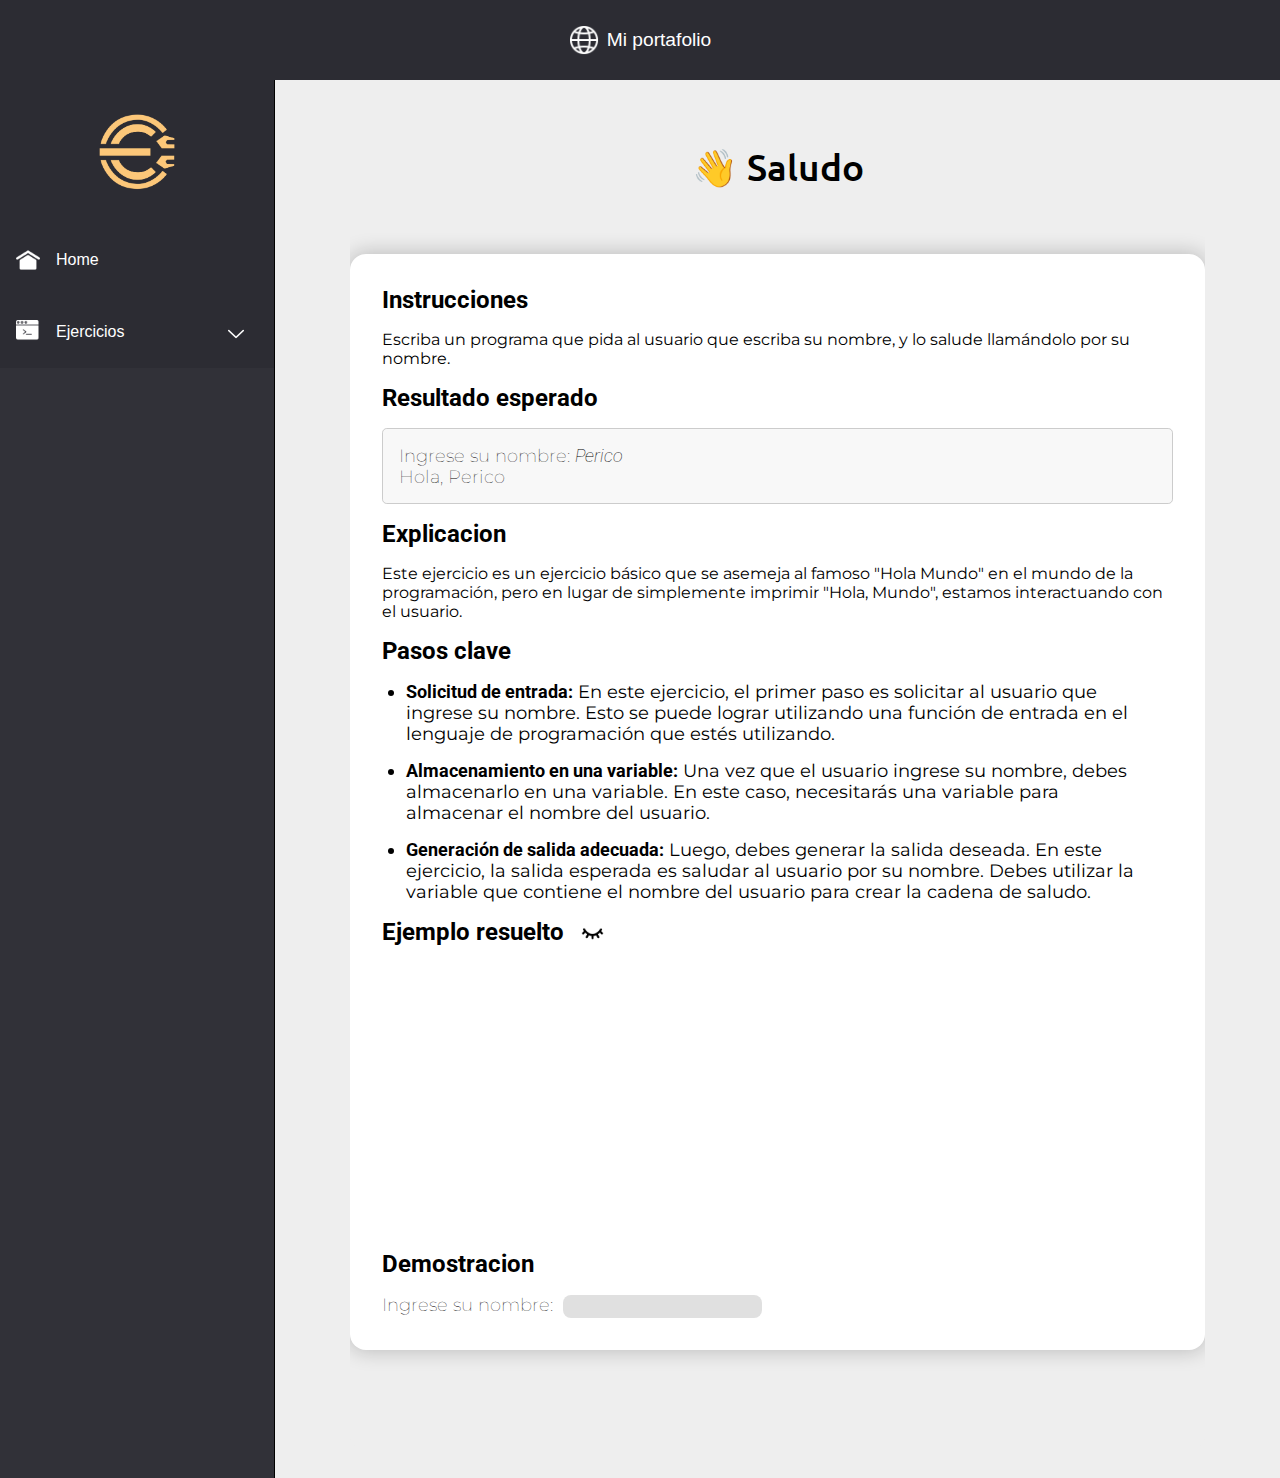
<file: EjerciciosProgramacion/ProgramasSimples/Saludo.html>
<!DOCTYPE html>
<html lang="en">
    <head>
        <meta charset="UTF-8" />
        <meta name="viewport" content="width=device-width, initial-scale=1.0" />
        <link rel="stylesheet" href="../../css/styles.css" />
        <link rel="stylesheet" href="../../css/Home.min.css" />
        <link rel="stylesheet" href="../../css/Ejercicios.min.css" />

        <link rel="preconnect" href="https://fonts.googleapis.com" />
        <link rel="preconnect" href="https://fonts.gstatic.com" crossorigin />
        <link href="https://fonts.googleapis.com/css2?family=Montserrat:ital,wght@0,400;1,100;1,500&family=Roboto:wght@400;500;700&family=Ubuntu:wght@300;400;500&display=swap" rel="stylesheet">

        <link href="../../css/prism.css" rel="stylesheet" />

        <title>Saludo</title>
    </head>
    <body>
        <iframe class="Navbar" src="../Components/Navbar.html" frameborder="0"></iframe>
        <div class="mainContent">
            <iframe id="menu" class="Menu" src="../Components/Menu.html" frameborder="0"></iframe>
            <main>
                <div class="content">
                    <h1>👋 Saludo</h1>
                    <article class="articulo">
                        <h3>Instrucciones</h3>
                        <p>Escriba un programa que pida al usuario que escriba su nombre, y lo salude llamándolo por su nombre.</p>

                        <h3>Resultado esperado</h3>
                        <p class="result">
                            <span>Ingrese su nombre: <i>Perico</i></span>
                            <span>Hola, Perico</span>
                        </p>

                        <h3>Explicacion</h3>
                        <p>Este ejercicio es un ejercicio básico que se asemeja al famoso "Hola Mundo" en el mundo de la programación, pero en lugar de simplemente imprimir "Hola, Mundo", estamos interactuando con el usuario.</p>

                        <h3>Pasos clave</h3>
                        <ul>
                            <li><b>Solicitud de entrada:</b> En este ejercicio, el primer paso es solicitar al usuario que ingrese su nombre. Esto se puede lograr utilizando una función de entrada en el lenguaje de programación que estés utilizando.</li>
                            <li><b>Almacenamiento en una variable:</b> Una vez que el usuario ingrese su nombre, debes almacenarlo en una variable. En este caso, necesitarás una variable para almacenar el nombre del usuario.</li>
                            <li><b>Generación de salida adecuada:</b> Luego, debes generar la salida deseada. En este ejercicio, la salida esperada es saludar al usuario por su nombre. Debes utilizar la variable que contiene el nombre del usuario para crear la cadena de saludo.</li>
                        </ul>

                        <div class="exampleTitle">
                            <h3>Ejemplo resuelto</h3>
                            <img id="closedEye" src="../img/closedEye.png" alt="">
                            <img id="eye" style="display: none;" src="../img/eye.png" alt="">
                        </div>
                        <div id="codeContainer" class="example hideCode" style="height: 18rem;">
                            <div class="tabs">
                                <span id="btnCsharp" class="active">C#</span>
                                <span id="btnJs">JS</span>
                            </div>
                            <pre id="csharpCode">
                                <code class="language-csharp">
    private static void Main(string[] args)
    {
        Console.Write("Ingrese su nombre:");
        string nombre = Console.ReadLine();
        Console.WriteLine("Hola, " +  nombre);
    }
                                </code>
                                <img id="csharpCopy" src="../img/copia.png" alt="">
                            </pre>
                            <pre style="display: none;" id="jsCode">
                                <code class="language-csharp">
    let nombre = prompt("Ingrese su nombre:");

    alert("Hola, " + nombre);

                                </code>
                                <img id="jsCopy" src="../img/copia.png" alt="">
                            </pre>
                        </div>

                        <h3>Demostracion</h3>
                        <div class="demo">
                            <div style="margin-top: 1rem;">
                                <span>Ingrese su nombre:</span>
                                <input id="input" onkeypress="copiarTexto(event)" type="text">
                            </div>
                            <span id="result"></span>
                        </div>

                        <div class="Navegacion">
                            
                        </div>
                    </article>
                    <div class="footer"></div>
                </div>
            </main>
        </div>

        <script src="../../js/prism.js"></script>
        <script src="../../js/funciones.js"></script>

        <script>
            function copiarTexto(event) {
                if (event.key === "Enter") {
                    // Obtén el valor del input
                    var texto = document.getElementById("input").value;

                    // Asigna el valor al elemento de destino
                    document.getElementById("result").textContent = "Hola, " + texto;

                    // Limpia el input
                    document.getElementById("input").value = "";
                }
            }
        </script>

        <script src="../../js/menuResponsive.js"></script>
    </body>
</html>
</file>
<file: css/Portfolio.css>
/* Descontinuado */
/* Descontinuado */
/**
 * Mixin fullv.
 *
 * Establece el ancho y alto de un elemento al 100% del viewport.
 */
/**
 * Mixin full.
 *
 * Establece el ancho y alto de un elemento al 100% del contenedor padre.
 */
/** Screens **/
/* Computadora */
/* Tablet */
/* Telefono */
.Home {
  width: 100vw;
  height: 100vh;
  display: flex;
  justify-content: center;
  align-items: center;
  flex-direction: column;
}
.Home h1 {
  font-size: 4rem;
  font-family: "Ubuntu", sans-serif;
}
.Home h2 {
  margin: 1.5rem 0;
  font-size: 1.5rem;
  font-family: "Ubuntu", sans-serif;
}
.Home .Links {
  display: flex;
  justify-content: space-evenly;
  width: 15rem;
}
.Home .Links a {
  padding: 0.5rem;
}
.Home .Links a img {
  width: 3rem;
}
.Home .Links a:hover {
  transition: background-color 0.3s ease;
  border-radius: 0.5rem;
  background-color: rgba(128, 128, 128, 0.164);
}

@media screen and (max-width: 767px) {
  .Home h1 {
    font-size: 2.7rem;
  }
}
@media screen and (max-width: 520px) {
  .Home h1 {
    font-size: 2.2rem;
    width: 80%;
    text-align: center;
  }
}/*# sourceMappingURL=Portfolio.css.map */
</file>
<file: css/styles.css>
@charset "UTF-8";
/** Screens **/
/* Computadora */
/* Tablet */
/* Telefono */
/* Configuracion basica para SASS */
/* Descontinuado */
/* Descontinuado */
@import url("https://fonts.googleapis.com/css2?family=Raleway:wght@400;500;700&display=swap");
/**
 * Mixin para estilos de entrada (input).
 *
 * Aplica estilos personalizados a los elementos de entrada.
 *
 * Argumentos:
 *   - $color: Color de fondo del elemento de entrada.
 */
/**
 * Mixin para estilos de botón.
 *
 * Aplica estilos personalizados a los elementos de botón.
 *
 * Argumentos:
 *   - $alto: Altura del botón.
 *   - $ancho: Ancho del botón.
 *   - $color: Color de fondo del botón.
 */
/**
 * Mixin para aplicar bordes redondeados en la parte superior.
 *
 * Aplica bordes redondeados en la esquina superior derecha e izquierda.
 *
 * Argumentos:
 *   - $size: Tamaño del radio de los bordes.
 */
/**
 * Mixin para aplicar bordes redondeados en la parte inferior.
 *
 * Aplica bordes redondeados en la esquina inferior derecha e izquierda.
 *
 * Argumentos:
 *   - $size: Tamaño del radio de los bordes.
 */
@import url("https://fonts.googleapis.com/css2?family=Raleway:wght@400;500;700&display=swap");
html {
  min-height: 100vh;
}

* {
  font-family: "Roboto", sans-serif;
  margin: 0;
  padding: 0;
  box-sizing: border-box;
}

body {
  min-height: 100vh;
  color: whitesmoke;
  overflow-x: hidden;
  font-size: 10px;
  background-color: #0F172A;
}

/* Para React */
#root {
  height: 100vh;
}
#root .Routers {
  height: 100%;
  display: flex;
  flex-direction: column;
}

a {
  text-decoration: none;
  color: white;
}

.hide {
  display: none;
}

.displayBlock {
  display: block;
}

.displayFlex {
  display: Flex;
}

.cursor {
  width: 50rem;
  height: 50rem;
  background: radial-gradient(600px at 2542px 1058px, rgba(29, 78, 216, 0.15), transparent 80%);
  background: radial-gradient(600px, rgba(29, 78, 216, 0.1), transparent 80%);
  background: radial-gradient(circle, rgba(29, 78, 216, 0.15) 0%, transparent 60%);
  border-radius: 50%;
  position: fixed;
  pointer-events: none; /* Evita que el círculo interfiera con otros elementos */
  transform: translate(-50%, -50%);
}

/**
 * Mixin fullv.
 *
 * Establece el ancho y alto de un elemento al 100% del viewport.
 */
/**
 * Mixin full.
 *
 * Establece el ancho y alto de un elemento al 100% del contenedor padre.
 */
/**
 * Mixin para estilos de entrada (input).
 *
 * Aplica estilos personalizados a los elementos de entrada.
 *
 * Argumentos:
 *   - $color: Color de fondo del elemento de entrada.
 */
/**
 * Mixin para estilos de botón.
 *
 * Aplica estilos personalizados a los elementos de botón.
 *
 * Argumentos:
 *   - $alto: Altura del botón.
 *   - $ancho: Ancho del botón.
 *   - $color: Color de fondo del botón.
 */
/**
 * Mixin para aplicar bordes redondeados en la parte superior.
 *
 * Aplica bordes redondeados en la esquina superior derecha e izquierda.
 *
 * Argumentos:
 *   - $size: Tamaño del radio de los bordes.
 */
/**
 * Mixin para aplicar bordes redondeados en la parte inferior.
 *
 * Aplica bordes redondeados en la esquina inferior derecha e izquierda.
 *
 * Argumentos:
 *   - $size: Tamaño del radio de los bordes.
 */
/**
 * Mixin para estilos personalizados de la barra de desplazamiento.
 *
 * Aplica estilos personalizados a la barra de desplazamiento en navegadores webkit.
 *
 * Argumentos:
 *   - $x: Valor de la propiedad overflow-x para controlar la visibilidad horizontal de la barra de desplazamiento.
 *   - $y: Valor de la propiedad overflow-y para controlar la visibilidad vertical de la barra de desplazamiento.
 *
 * Nota: Este mixin solo afecta a los navegadores webkit (Chrome, Safari, etc.).
 */
/**
 * Mixin para gradientes lineales.
 *
 * Genera un gradiente lineal entre dos colores.
 *
 * Argumentos:
 *   - $start-color: Color de inicio del gradiente.
 *   - $end-color: Color final del gradiente.
 */
/**
 * Mixin para sombra de texto.
 *
 * Aplica una sombra de texto personalizada a un elemento.
 *
 * Argumentos:
 *   - $color: Color de la sombra de texto.
 *   - $x-offset: Desplazamiento horizontal de la sombra.
 *   - $y-offset: Desplazamiento vertical de la sombra.
 *   - $blur: Desenfoque de la sombra.
 */
/**
 * Mixin para animaciones.
 *
 * Aplica una animación personalizada a un elemento.
 *
 * Argumentos:
 *   - $name: Nombre de la animación.
 *   - $duration: Duración de la animación.
 *   - $timing-function: Función de temporización de la animación.
 *   - $delay: Retraso antes de que comience la animación.
 *   - $iteration-count: Cantidad de veces que se repetirá la animación.
 *   - $direction: Dirección de la animación.
 */
/**
 * Mixin para sombra de caja.
 *
 * Aplica una sombra de caja personalizada a un elemento.
 *
 * Argumentos:
 *   - $x-offset: Desplazamiento horizontal de la sombra.
 *   - $y-offset: Desplazamiento vertical de la sombra.
 *   - $blur: Desenfoque de la sombra.
 *   - $spread: Extensión de la sombra.
 *   - $color: Color de la sombra.
 */
/**
 * Mixin para transiciones.
 *
 * Aplica una transición personalizada a las propiedades de un elemento.
 *
 * Argumentos:
 *   - $properties: Propiedades a las que se aplicará la transición.
 *   - $duration: Duración de la transición.
 *   - $timing-function: Función de temporización de la transición.
 *   - $delay: Retraso antes de que comience la transición.
 */
/**
 * Mixin flex.
 *
 * Aplica un contenedor flexible con dirección y alineación personalizadas.
 *
 * Argumentos:
 *   - $direction: Dirección del contenedor flexible (row, row-reverse, column, column-reverse).
 *   - $center: Opcional. Centra los elementos horizontal y verticalmente dentro del contenedor si se establece en 'center'.
 */
/**
 * Mixin grid.
 *
 * Establece un contenedor con sistema de grilla utilizando columnas del mismo tamaño.
 *
 * Argumentos:
 *   - $cols: Número de columnas en la grilla.
 *   - $size: Tamaño de cada columna.
 */
/**
 * Mixin pAbsolte.
 *
 * Establece la posición de un elemento como absoluta y lo sitúa en la esquina superior izquierda del contenedor padre.
 */
/**
 * Mixin centerAbsolute.
 *
 * Establece la posición de un elemento como absoluta y lo centra horizontalmente en el contenedor padre.
 */
/* Descontinuado */
/* Descontinuado */
.Content {
  width: 100vw;
  display: flex;
  justify-content: center;
  flex-direction: row;
}
.Content .Rigth {
  width: 500px;
  padding: 4rem;
}
.Content .Rigth h3 {
  font-size: 1.8rem;
}
.Content .Rigth h4 {
  font-size: 1.4rem;
  color: rgb(100, 116, 139);
  font-family: "Franklin Gothic Medium", "Arial Narrow", Arial, sans-serif;
}
.Content .Rigth p {
  margin: 0.8rem 0;
  font-size: 1.1rem;
  color: #8290A6;
  font-family: "Ubuntu", sans-serif;
}
.Content .Left {
  width: 42rem;
  padding: 4rem;
}
.Content .Left .Exp .Element {
  padding: 1.5rem;
  display: grid;
  grid-template-columns: 32% 68%;
  transition: background-color 0.3s;
  position: relative;
  overflow: hidden;
}
.Content .Left .Exp .Element .dates {
  font-family: "Ubuntu", sans-serif;
  font-size: 0.9rem;
  color: rgb(100, 116, 139);
}
.Content .Left .Exp .Element .content {
  display: flex;
  flex-direction: column;
}
.Content .Left .Exp .Element .content .Position {
  font-size: 1.2rem;
  font-weight: 500;
}
.Content .Left .Exp .Element .content .Company {
  font-family: "Franklin Gothic Medium", "Arial Narrow", Arial, sans-serif;
  font-size: 1.1rem;
  color: rgb(100, 116, 139);
  margin-bottom: 0.5rem;
  margin-top: 0.2rem;
}
.Content .Left .Exp .Element .content p {
  font-size: 1rem;
  font-family: "Ubuntu", sans-serif;
  color: #8290A6;
}
.Content .Left .Exp .Element .content .Technologies {
  display: flex;
  padding: 1rem 0;
  flex-wrap: wrap;
}
.Content .Left .Exp .Element .content .Technologies .Technology {
  margin: 0.3rem 0.5rem 0.3rem 0;
  padding: 0.5rem 1rem;
  border-radius: 2rem;
  font-size: 1rem;
  background-color: #112B3A;
  color: rgb(94, 234, 212);
}
.Content .Left .Exp .Element .content .Technologies .Technology:hover {
  cursor: pointer;
  background-color: #173a4e;
}
.Content .Left .Exp .Element::before {
  content: "";
  position: absolute;
  top: 50%;
  left: 50%;
  width: 100%;
  height: 100%;
  background: inherit;
  z-index: -1;
  transform: scale(0);
  transition: transform 0.3s, opacity 0.3s;
}
.Content .Left .Exp .Element:hover {
  cursor: pointer;
  transition: background-color 0.3s ease;
  background-color: rgba(128, 128, 128, 0.151);
  border-radius: 0.5rem;
}
.Content .Left .Exp .Element:hover::before {
  transform: scale(1);
  opacity: 0;
  transition: transform 0.3s, opacity 0.3s;
}

@media screen and (max-width: 1200px) {
  .Content .Rigth {
    padding: 4rem 2rem;
  }
  .Content .Left {
    padding: 4rem 2rem;
  }
  .Content .Left .Exp .Element .content .Technologies .Technology {
    font-size: 0.8rem;
  }
  .Content .Left .Exp .Element:hover {
    background-color: transparent;
  }
}
@media screen and (max-width: 991px) {
  .Content .Rigth {
    padding: 4rem 2rem;
  }
  .Content .Left {
    padding: 4rem 1rem;
  }
  .Content .Left .Exp .Element .content .Technologies .Technology {
    font-size: 0.8rem;
  }
}
@media screen and (max-width: 767px) {
  .Content {
    flex-direction: column;
  }
  .Content .Rigth {
    width: auto;
  }
  .Content .Left {
    padding: 4rem 1rem;
    width: auto;
  }
  .Content .Left .Exp .Element .content .Technologies .Technology {
    font-size: 1rem;
  }
}
@media screen and (max-width: 520px) {
  .Content .Rigth {
    width: auto;
  }
  .Content .Left {
    padding: 4rem 1rem;
    width: auto;
  }
  .Content .Left .Exp .Element {
    display: flex;
    flex-direction: column;
  }
  .Content .Left .Exp .Element .content .Technologies .Technology {
    font-size: 1rem;
  }
}/*# sourceMappingURL=styles.css.map */
</file>
<file: css/Menu.css>
/* Descontinuado */
/* Descontinuado */
/** Screens **/
/* Computadora */
/* Tablet */
/* Telefono */
html {
  height: 100%;
  font-family: "Ubuntu", sans-serif;
}

body {
  height: 100%;
  display: flex;
  justify-content: center;
  background-color: transparent;
  overflow: hidden;
  margin: 0;
}

nav {
  width: 100%;
}
nav ul {
  margin: 0;
  padding: 0;
  background-color: #2c2c33;
  color: white;
}
nav ul li {
  position: relative;
  display: flex;
  flex-direction: column;
  list-style: none;
  font-size: 1.3rem;
  user-select: none;
}
nav ul li .buttonContent {
  padding: 1.5rem 1rem;
  display: flex;
  align-items: center;
  transition: background-color 0.3s;
  text-decoration: none;
  color: white;
}
nav ul li .buttonContent img {
  width: 30px;
  margin-right: 1rem;
}
nav ul li .buttonContent a {
  text-decoration: none;
  color: white;
}
nav ul li .buttonContent input {
  position: absolute;
  width: 100%;
  height: 4rem;
  opacity: 0;
  cursor: pointer;
  z-index: 10;
}
nav ul li .buttonContent:hover {
  background-color: #000;
}
nav ul li .subMenu {
  height: 0;
  opacity: 0;
  transition: height, opacity 0.3s;
}
nav ul li .subMenu .buttonContent {
  padding: 0;
}
nav ul li .subMenu li {
  padding: 1.5rem 2rem;
}
nav ul li:hover {
  border-radius: 0.5rem;
  cursor: pointer;
}
nav ul li:has(:checked) {
  border-radius: 0.5rem;
  cursor: pointer;
}
nav ul li:has(:checked) .buttonContent {
  background-color: #000;
}
nav ul li:has(:checked) .subMenu {
  height: auto;
  opacity: 1;
  transition: background-color 0.3s;
}
nav ul li:has(:checked) .subMenu li {
  padding: 0;
}
nav ul li:has(:checked) .subMenu .buttonContent {
  background-color: transparent;
  padding: 1.5rem 2rem;
}
nav ul li:has(:checked) .subMenu:hover {
  background-color: #0d0d0d;
}
nav ul li:has(:checked) .arrow {
  transform: rotate(180deg);
}
nav ul li .arrow {
  position: absolute;
  right: 30px;
  top: 30px;
  width: 20px;
  transition: transform 0.3;
}

@media screen and (max-width: 990px) {
  nav {
    background-color: transparent;
  }
  nav .logo {
    background-color: #2c2c33;
    padding: 1rem 2rem;
    display: flex;
    flex-direction: row;
    align-items: center;
    justify-content: space-between;
  }
  nav .logo img {
    width: auto;
    height: 2rem;
    width: 2rem;
  }
  nav .logo img:nth-child(2) {
    height: 1.5rem;
    width: 1.5rem;
    display: block;
  }
  nav ul {
    opacity: 0;
    transition: opacity 0.3s;
  }
  nav ul li .buttonContent img {
    width: 1.5rem;
  }
  nav ul li .buttonContent span {
    font-size: 1rem;
  }
  nav ul li .arrow {
    width: 1rem;
  }
}
@media screen and (max-width: 390px) {
  nav {
    background-color: #313138;
  }
  nav .logo {
    display: flex;
    justify-content: center;
    align-items: center;
    flex-direction: column;
    padding: 2rem;
  }
  nav .logo img {
    width: 5rem;
    height: 5rem;
  }
  nav .logo img:nth-child(2) {
    display: none;
  }
  nav ul {
    opacity: 1;
    transition: opacity 0.3s;
  }
  .mobile {
    background-color: transparent;
  }
  .mobile .logo {
    background-color: #2c2c33;
    padding: 1rem 2rem;
    display: flex;
    flex-direction: row;
    align-items: center;
    justify-content: space-between;
  }
  .mobile .logo img {
    width: auto;
    height: 2rem;
    width: 2rem;
  }
  .mobile .logo img:nth-child(2) {
    height: 1.5rem;
    width: 1.5rem;
    display: block;
  }
  .mobile ul {
    opacity: 0;
    transition: opacity 0.3s;
  }
}/*# sourceMappingURL=Menu.css.map */
</file>
<file: css/Navbar.css>
/* Descontinuado */
/* Descontinuado */
/** Screens **/
/* Computadora */
/* Tablet */
/* Telefono */
html body {
  margin: 0;
  overflow: hidden;
}
html body nav {
  display: flex;
  justify-content: center;
  align-items: center;
  flex-direction: column;
  width: 100%;
  height: 5rem;
  background-color: #2c2c33;
}
html body nav a {
  display: flex;
  align-items: center;
  color: white;
  font-size: 1.2rem;
  font-family: "Ubuntu", sans-serif;
  text-decoration: none;
}
html body nav a span {
  margin-left: 0.5rem;
}
html img {
  width: 30px;
}

@media screen and (max-width: 520px) {
  html body nav a {
    font-size: 1rem;
  }
}/*# sourceMappingURL=Navbar.css.map */
</file>
<file: css/prism.css>
/* PrismJS 1.29.0
https://prismjs.com/download.html#themes=prism-tomorrow&languages=markup+clike+javascript+aspnet+csharp */
code[class*=language-],pre[class*=language-]{color:#ccc;background:0 0;font-family:Consolas,Monaco,'Andale Mono','Ubuntu Mono',monospace;font-size:1em;text-align:left;white-space:pre;word-spacing:normal;word-break:normal;word-wrap:normal;line-height:1.5;-moz-tab-size:4;-o-tab-size:4;tab-size:4;-webkit-hyphens:none;-moz-hyphens:none;-ms-hyphens:none;hyphens:none}pre[class*=language-]{padding:1em;margin:.5em 0;overflow:auto}:not(pre)>code[class*=language-],pre[class*=language-]{background:#2d2d2d}:not(pre)>code[class*=language-]{padding:.1em;border-radius:.3em;white-space:normal}.token.block-comment,.token.cdata,.token.comment,.token.doctype,.token.prolog{color:#999}.token.punctuation{color:#ccc}.token.attr-name,.token.deleted,.token.namespace,.token.tag{color:#e2777a}.token.function-name{color:#6196cc}.token.boolean,.token.function,.token.number{color:#f08d49}.token.class-name,.token.constant,.token.property,.token.symbol{color:#f8c555}.token.atrule,.token.builtin,.token.important,.token.keyword,.token.selector{color:#cc99cd}.token.attr-value,.token.char,.token.regex,.token.string,.token.variable{color:#7ec699}.token.entity,.token.operator,.token.url{color:#67cdcc}.token.bold,.token.important{font-weight:700}.token.italic{font-style:italic}.token.entity{cursor:help}.token.inserted{color:green}
</file>
<file: css/styles.min.css>
@import"https://fonts.googleapis.com/css2?family=Raleway:wght@400;500;700&display=swap";@import"https://fonts.googleapis.com/css2?family=Raleway:wght@400;500;700&display=swap";html{min-height:100vh}*{font-family:"Roboto",sans-serif;margin:0;padding:0;box-sizing:border-box}body{min-height:100vh;color:#f5f5f5;overflow-x:hidden;font-size:10px;background-color:#0f172a}#root{height:100vh}#root .Routers{height:100%;display:flex;flex-direction:column}a{text-decoration:none;color:#fff}.hide{display:none}.displayBlock{display:block}.displayFlex{display:Flex}.cursor{width:50rem;height:50rem;background:radial-gradient(600px at 2542px 1058px, rgba(29, 78, 216, 0.15), transparent 80%);background:radial-gradient(600px, rgba(29, 78, 216, 0.1), transparent 80%);background:radial-gradient(circle, rgba(29, 78, 216, 0.15) 0%, transparent 60%);border-radius:50%;position:fixed;pointer-events:none;transform:translate(-50%, -50%)}.Content{width:100vw;display:flex;justify-content:center;flex-direction:row}.Content .Rigth{width:500px;padding:4rem}.Content .Rigth h3{font-size:1.8rem}.Content .Rigth h4{font-size:1.4rem;color:#64748b;font-family:"Franklin Gothic Medium","Arial Narrow",Arial,sans-serif}.Content .Rigth p{margin:.8rem 0;font-size:1.1rem;color:#8290a6;font-family:"Ubuntu",sans-serif}.Content .Left{width:42rem;padding:4rem}.Content .Left .Exp .Element{padding:1.5rem;display:grid;grid-template-columns:32% 68%;transition:background-color .3s;position:relative;overflow:hidden}.Content .Left .Exp .Element .dates{font-family:"Ubuntu",sans-serif;font-size:.9rem;color:#64748b}.Content .Left .Exp .Element .content{display:flex;flex-direction:column}.Content .Left .Exp .Element .content .Position{font-size:1.2rem;font-weight:500}.Content .Left .Exp .Element .content .Company{font-family:"Franklin Gothic Medium","Arial Narrow",Arial,sans-serif;font-size:1.1rem;color:#64748b;margin-bottom:.5rem;margin-top:.2rem}.Content .Left .Exp .Element .content p{font-size:1rem;font-family:"Ubuntu",sans-serif;color:#8290a6}.Content .Left .Exp .Element .content .Technologies{display:flex;padding:1rem 0;flex-wrap:wrap}.Content .Left .Exp .Element .content .Technologies .Technology{margin:.3rem .5rem .3rem 0;padding:.5rem 1rem;border-radius:2rem;font-size:1rem;background-color:#112b3a;color:#5eead4}.Content .Left .Exp .Element .content .Technologies .Technology:hover{cursor:pointer;background-color:#173a4e}.Content .Left .Exp .Element::before{content:"";position:absolute;top:50%;left:50%;width:100%;height:100%;background:inherit;z-index:-1;transform:scale(0);transition:transform .3s,opacity .3s}.Content .Left .Exp .Element:hover{cursor:pointer;transition:background-color .3s ease;background-color:rgba(128,128,128,.151);border-radius:.5rem}.Content .Left .Exp .Element:hover::before{transform:scale(1);opacity:0;transition:transform .3s,opacity .3s}@media screen and (max-width: 1200px){.Content .Rigth{padding:4rem 2rem}.Content .Left{padding:4rem 2rem}.Content .Left .Exp .Element .content .Technologies .Technology{font-size:.8rem}.Content .Left .Exp .Element:hover{background-color:rgba(0,0,0,0)}}@media screen and (max-width: 991px){.Content .Rigth{padding:4rem 2rem}.Content .Left{padding:4rem 1rem}.Content .Left .Exp .Element .content .Technologies .Technology{font-size:.8rem}}@media screen and (max-width: 767px){.Content{flex-direction:column}.Content .Rigth{width:auto}.Content .Left{padding:4rem 1rem;width:auto}.Content .Left .Exp .Element .content .Technologies .Technology{font-size:1rem}}@media screen and (max-width: 520px){.Content .Rigth{width:auto}.Content .Left{padding:4rem 1rem;width:auto}.Content .Left .Exp .Element{display:flex;flex-direction:column}.Content .Left .Exp .Element .content .Technologies .Technology{font-size:1rem}}/*# sourceMappingURL=styles.min.css.map */
</file>
<file: css/Home.min.css>
.Navbar{width:100%;height:5rem;z-index:10}body{display:flex;flex-direction:column;background-color:#eee}body .mainContent{display:flex;flex-direction:row;flex:1;width:100vw}body .mainContent .Menu{max-width:350px;min-height:50%;border-right:1px #000 solid;box-shadow:0px 0px 23px 3px rgba(0,0,0,.53)}body .mainContent main{width:100%;flex:auto;display:flex;justify-content:center;z-index:10;padding-bottom:2rem}body .mainContent main .content{overflow-x:hidden;overflow-y:auto;width:60rem;background-color:#eee;color:#000;border-radius:.5rem}body .mainContent main .content::-webkit-scrollbar{width:8px;height:8px}body .mainContent main .content::-webkit-scrollbar:hover{background-color:#d4d4d4}body .mainContent main .content::-webkit-scrollbar-thumb{background-color:gray;border-radius:4px}body .mainContent main .content::-webkit-scrollbar-track{background-color:rgba(0,0,0,0);height:90%}body .mainContent main .content:focus::-webkit-scrollbar-thumb{background-color:rgba(128,128,128,.2)}body .mainContent main .content:focus{outline:none}body .mainContent main .content h1{font-family:"Ubuntu",sans-serif;font-size:2.5rem;font-weight:500;text-align:center;color:#000;margin-bottom:.5rem;margin:4rem 0}body .mainContent main .content h2{font-family:"Ubuntu",sans-serif;font-size:2rem;font-weight:400;margin-bottom:.5rem;border-bottom:1px solid #000}body .mainContent main .content p{font-family:"Montserrat",sans-serif;font-size:1.1rem;margin:1rem 0}body .mainContent main .content span{font-family:"Montserrat",sans-serif;font-weight:100;font-size:.8rem}body .mainContent main .content a{color:brown;text-decoration:underline}body .mainContent main .content .social{display:flex;justify-content:center;align-items:center;flex-direction:column}body .mainContent main .content .social a{display:flex;justify-content:center;align-items:center;flex-direction:column;text-decoration:none}body .mainContent main .content .social a img{width:50px;margin-bottom:.2rem}@media screen and (max-width: 1500px){body .mainContent .Menu{max-width:275px;box-shadow:none}body .mainContent main .content{width:85%}body .mainContent main .content h1{font-size:2.3rem}body .mainContent main .content h2{font-size:1.8rem}body .mainContent main .content p{font-size:1rem}}@media screen and (max-width: 1200px){body .mainContent .Menu{max-width:225px}body .mainContent main .content h1{font-size:2rem}body .mainContent main .content h2{font-size:1.7rem}}@media screen and (max-width: 990px){body .mainContent{position:relative;flex-direction:column;padding-top:5rem}body .mainContent .Menu{top:0;position:absolute;max-width:100%;width:100vw;height:50vh}body .mainContent main{padding-top:1rem}}@media screen and (max-width: 767px){body .mainContent main .content h1{margin:2rem 0}}@media screen and (max-width: 520px){body .mainContent main{margin:0}body .mainContent main .content h1{font-size:1.5rem}body .mainContent main .content h2{font-size:1.2rem}body .mainContent main .content p{font-size:.8rem}}/*# sourceMappingURL=Home.min.css.map */
</file>
<file: css/Ejercicios.min.css>
.mainContent main .content{display:flex;flex-direction:column;align-items:center}.mainContent main .content .MenuProgramas{overflow-x:hidden;overflow-y:auto;max-height:70vh;width:100%;display:grid;grid-template-columns:repeat(4, 1fr);row-gap:30px;column-gap:30px;padding:1rem}.mainContent main .content .MenuProgramas::-webkit-scrollbar{width:8px;height:8px}.mainContent main .content .MenuProgramas::-webkit-scrollbar:hover{background-color:#d4d4d4}.mainContent main .content .MenuProgramas::-webkit-scrollbar-thumb{background-color:gray;border-radius:4px}.mainContent main .content .MenuProgramas::-webkit-scrollbar-track{background-color:rgba(0,0,0,0);height:90%}.mainContent main .content .MenuProgramas:focus::-webkit-scrollbar-thumb{background-color:rgba(128,128,128,.2)}.mainContent main .content .MenuProgramas:focus{outline:none}.mainContent main .content .MenuProgramas .Programa{display:flex;justify-content:center;align-items:center;flex-direction:column;width:auto;height:auto;flex-direction:column;border-radius:1rem;padding:3.5rem 0;box-shadow:0px 0px 20px 2px rgba(0,0,0,.2);background-color:#fff;user-select:none;text-decoration:none;color:#000}.mainContent main .content .MenuProgramas .Programa span{font-size:2rem;text-align:center;height:2.8rem;container-name:sidebar}.mainContent main .content .MenuProgramas .Programa span:first-child{margin-bottom:.5rem}.mainContent main .content .MenuProgramas .Programa span:nth-child(2){font-size:1.5rem;width:95%}.mainContent main .content .MenuProgramas .Programa:hover{cursor:pointer;box-shadow:inset 0px 0px 20px 2px rgba(0,0,0,.4)}.mainContent main .content .MenuProgramas .Programa:active{box-shadow:inset 0px 0px 20px 4px rgba(0,0,0,.4)}.mainContent main .content .articulo{width:100%;border-radius:1rem;box-shadow:0px 0px 20px 2px rgba(0,0,0,.2);background-color:#fff;padding:2rem}.mainContent main .content .articulo h3{font-size:1.5rem}.mainContent main .content .articulo p{display:flex;flex-direction:column}.mainContent main .content .articulo .result{padding:1rem;background-color:#f8f8f8;border:1px solid #ccc;border-radius:.3rem}.mainContent main .content .articulo ul{padding:0 1.5rem}.mainContent main .content .articulo ul li{margin:1rem 0;list-style:disc;font-size:1.1rem;font-family:"Montserrat",sans-serif}.mainContent main .content .articulo .exampleTitle{display:flex;align-items:center}.mainContent main .content .articulo .exampleTitle img{margin-left:1rem;width:25px;height:25px;cursor:pointer}.mainContent main .content .articulo .example{margin:.5rem 0;padding-top:1rem}.mainContent main .content .articulo .example .tabs{user-select:none;position:relative;z-index:5;margin-bottom:.2rem}.mainContent main .content .articulo .example .tabs span{position:relative;font-size:.8rem;padding:.5rem;border-top-right-radius:.5rem;border-top-left-radius:.5rem;background-color:#575757;color:#fff}.mainContent main .content .articulo .example .tabs span:hover{cursor:pointer}.mainContent main .content .articulo .example .tabs .active{background-color:#2d2d2d}.mainContent main .content .articulo .example pre{position:relative;z-index:10;margin:0 0 1rem 0;font-size:1.1rem;line-height:0}.mainContent main .content .articulo .example pre img{position:absolute;width:20px;bottom:15px;right:15px;cursor:pointer}.mainContent main .content .articulo .example pre img:hover{filter:invert(36%) sepia(11%) saturate(96%) hue-rotate(314deg) brightness(96%) contrast(90%)}.mainContent main .content .articulo .example pre img:active{filter:invert(11%) sepia(0%) saturate(0%) hue-rotate(226deg) brightness(103%) contrast(93%)}.mainContent main .content .articulo .hideCode{opacity:0}.mainContent main .content .articulo .demo input{padding:.2rem .5rem;background-color:#e0e0e0;border:none;font-size:.9rem;border-radius:.5rem;margin-left:.5rem}.mainContent main .content .articulo .demo #result{margin:.5rem 0;font-size:1rem;font-weight:500;font-style:italic}.mainContent main .content .articulo span{font-size:1.1rem}.footer{min-height:6rem;width:100%}@media screen and (max-width: 1500px){.mainContent main .content .MenuProgramas{grid-template-columns:repeat(3, 1fr)}}@media screen and (max-width: 1200px){.mainContent main .content .MenuProgramas{grid-template-columns:repeat(3, 1fr)}}@media screen and (max-width: 990px){.mainContent main .content .MenuProgramas{grid-template-columns:repeat(2, 1fr);column-gap:80px;justify-items:center}.mainContent main .content .MenuProgramas .Programa{width:15rem;height:15rem}}@media screen and (max-width: 767px){.mainContent main .content .MenuProgramas{grid-template-columns:repeat(1, 1fr)}.mainContent main .content .MenuProgramas .Programa span{font-size:2.5rem}.mainContent main .content .MenuProgramas .Programa span:nth-child(2){font-size:2rem}}@media screen and (max-width: 520px){.mainContent main .content .MenuProgramas{grid-template-columns:repeat(1, 1fr);column-gap:40px}.mainContent main .content .MenuProgramas .Programa{width:10rem;height:10rem}.mainContent main .content .MenuProgramas .Programa span{font-size:2.2rem}.mainContent main .content .MenuProgramas .Programa span:nth-child(2){font-size:1.4rem}.mainContent main .content .articulo h3{font-size:1.2rem}.mainContent main .content .articulo p{font-size:.8rem}.mainContent main .content .articulo .result span{font-size:.8rem}.mainContent main .content .articulo ul li{font-size:.8rem}.mainContent main .content .articulo .example{font-size:.8rem}.mainContent main .content .articulo .example pre{font-size:.8rem}.mainContent main .content .articulo .example pre span{font-size:.8rem}.mainContent main .content .articulo .hideCode{opacity:0}.mainContent main .content .articulo .demo input{padding:.2rem .5rem;background-color:#e0e0e0;border:none;font-size:.9rem;border-radius:.5rem;margin-left:.5rem}.mainContent main .content .articulo .demo #result{margin:.5rem 0;font-size:1rem;font-weight:500;font-style:italic}.mainContent main .content .articulo span{font-size:1.1rem}}/*# sourceMappingURL=Ejercicios.min.css.map */
</file>
